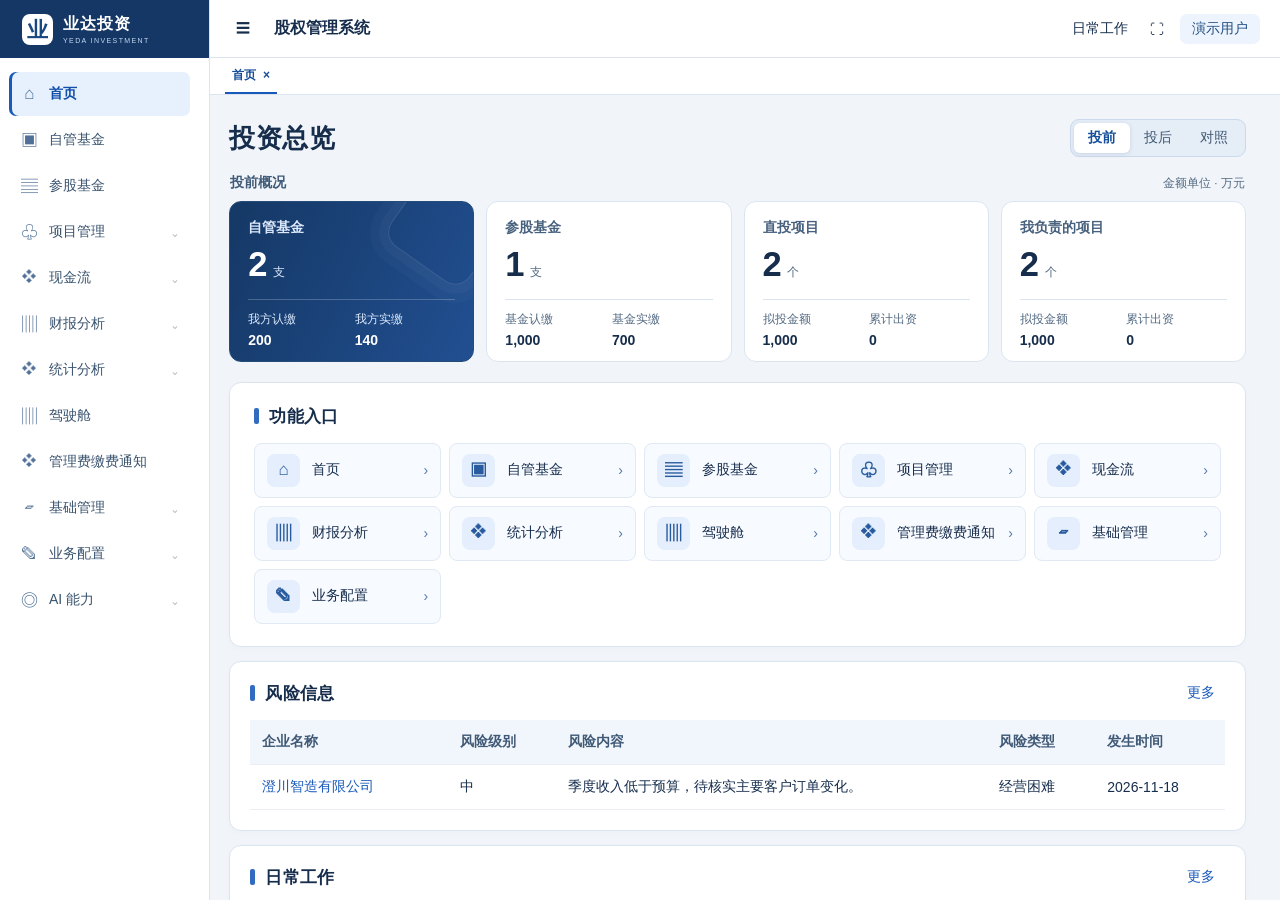
<file: index.html>
<!doctype html>
<html lang="zh-CN"><head><meta charset="utf-8"><meta name="viewport" content="width=device-width,initial-scale=1"><title>首页 - 股权管理系统</title><link rel="stylesheet" href="screen.css?v=a991b0d53816"></head>
<body><aside><div class="brand"><b>业</b><strong>业达投资<small>YEDA INVESTMENT</small></strong></div><nav id="menu" aria-label="业务导航"></nav></aside><main><header><button data-a="collapse" aria-label="展开或折叠导航">☰</button><span class="product">股权管理系统</span><div class="spacer"></div><button data-a="work" aria-label="日常工作">日常工作</button><button data-a="full" aria-label="全屏" title="全屏">⛶</button><button id="identity" data-a="identity">演示用户</button></header><div id="tabs"></div><article id="view"></article></main><dialog id="modal"></dialog><div id="toast" role="status"></div><script src="catalog.js?v=59150f5b4ff4"></script><script src="screens.js?v=bc7518573325"></script><script src="archive.js?v=7e51c92733f0"></script><script src="document-tools.js?v=2f99f26e9098"></script><script src="research.js?v=d716a6a8b54a"></script><script src="financials.js?v=9b448a8eaade"></script><script src="ledgers.js?v=9e082c4df17c"></script><script src="portfolio.js?v=f6b6b562048c"></script><script src="compatibility.js?v=76f3129c384e"></script><script src="team.js?v=d5143cb03560"></script><script src="outputs.js?v=681ab9934c54"></script><script src="statement-analysis.js?v=69e124a4071d"></script><script src="investment-chat.js?v=6136ac885fc1"></script><script src="workspace.js?v=d8275265b3ef"></script></body></html>
</file>
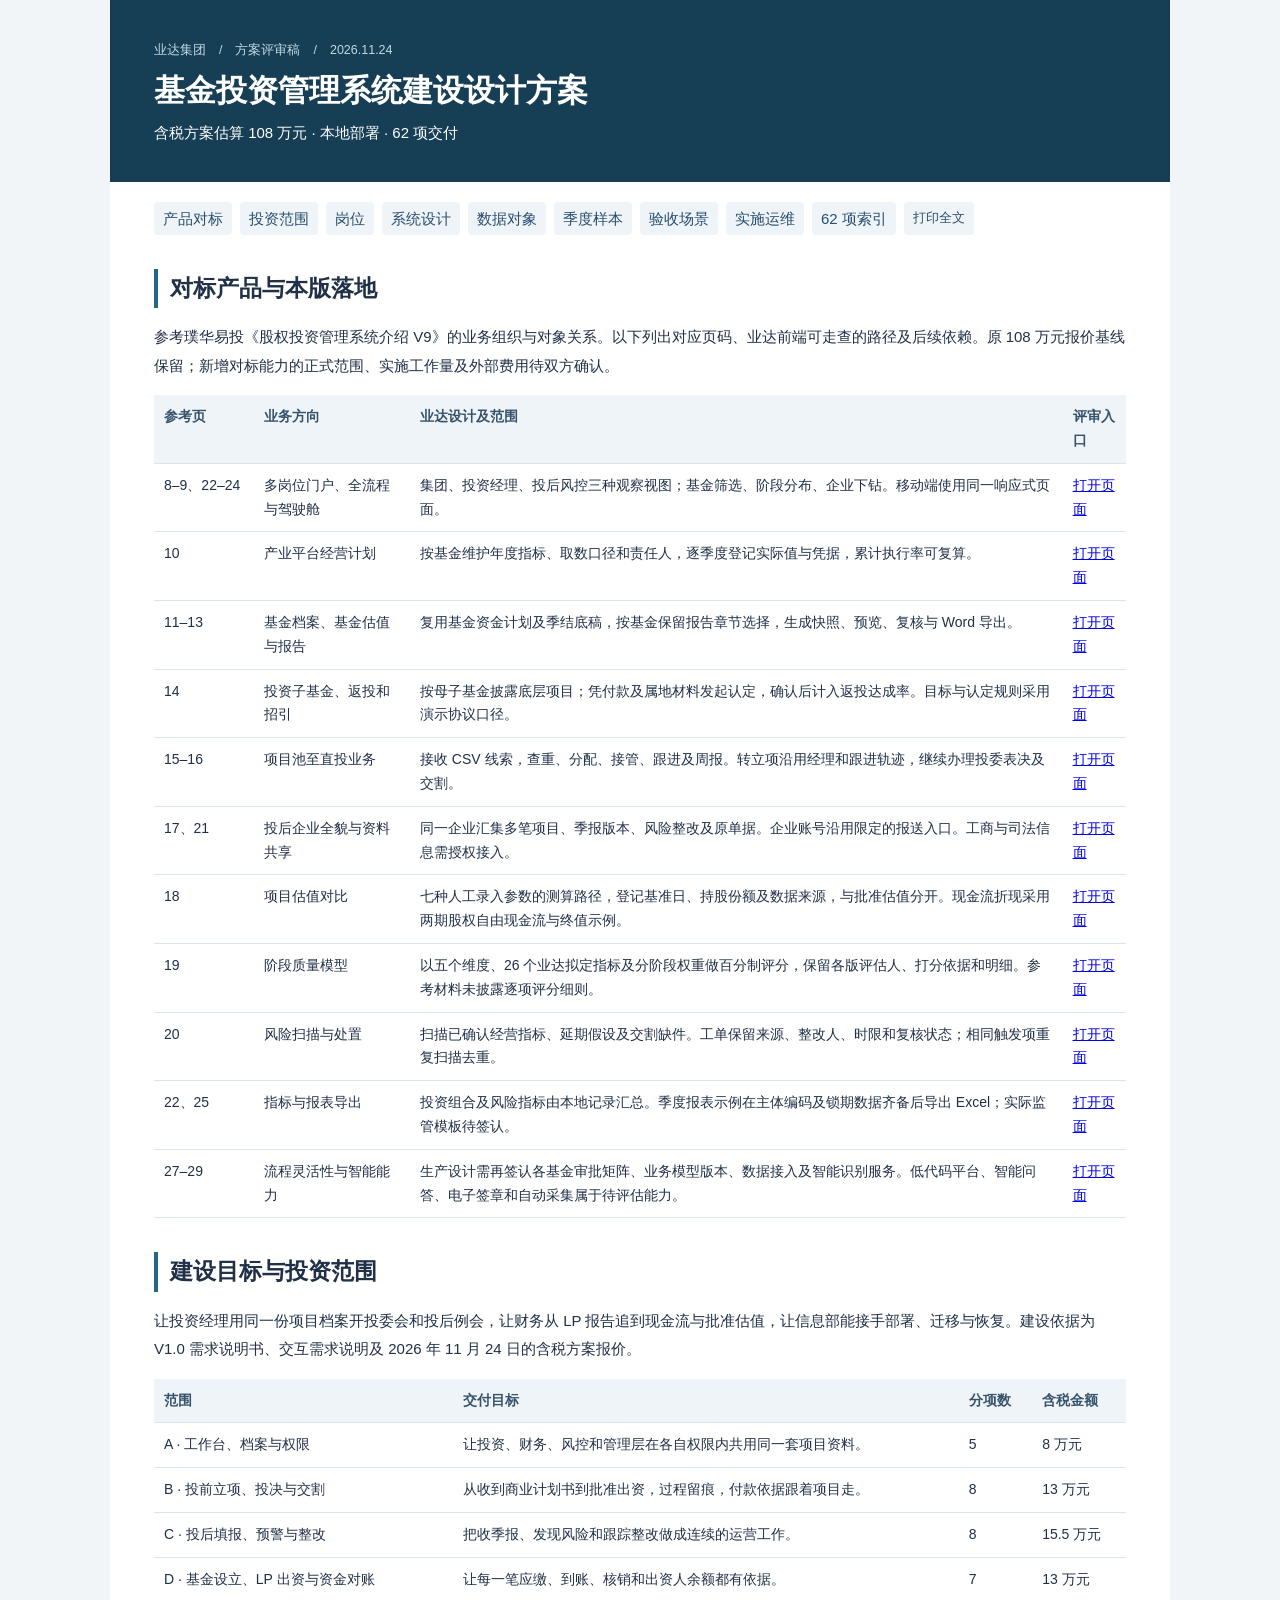
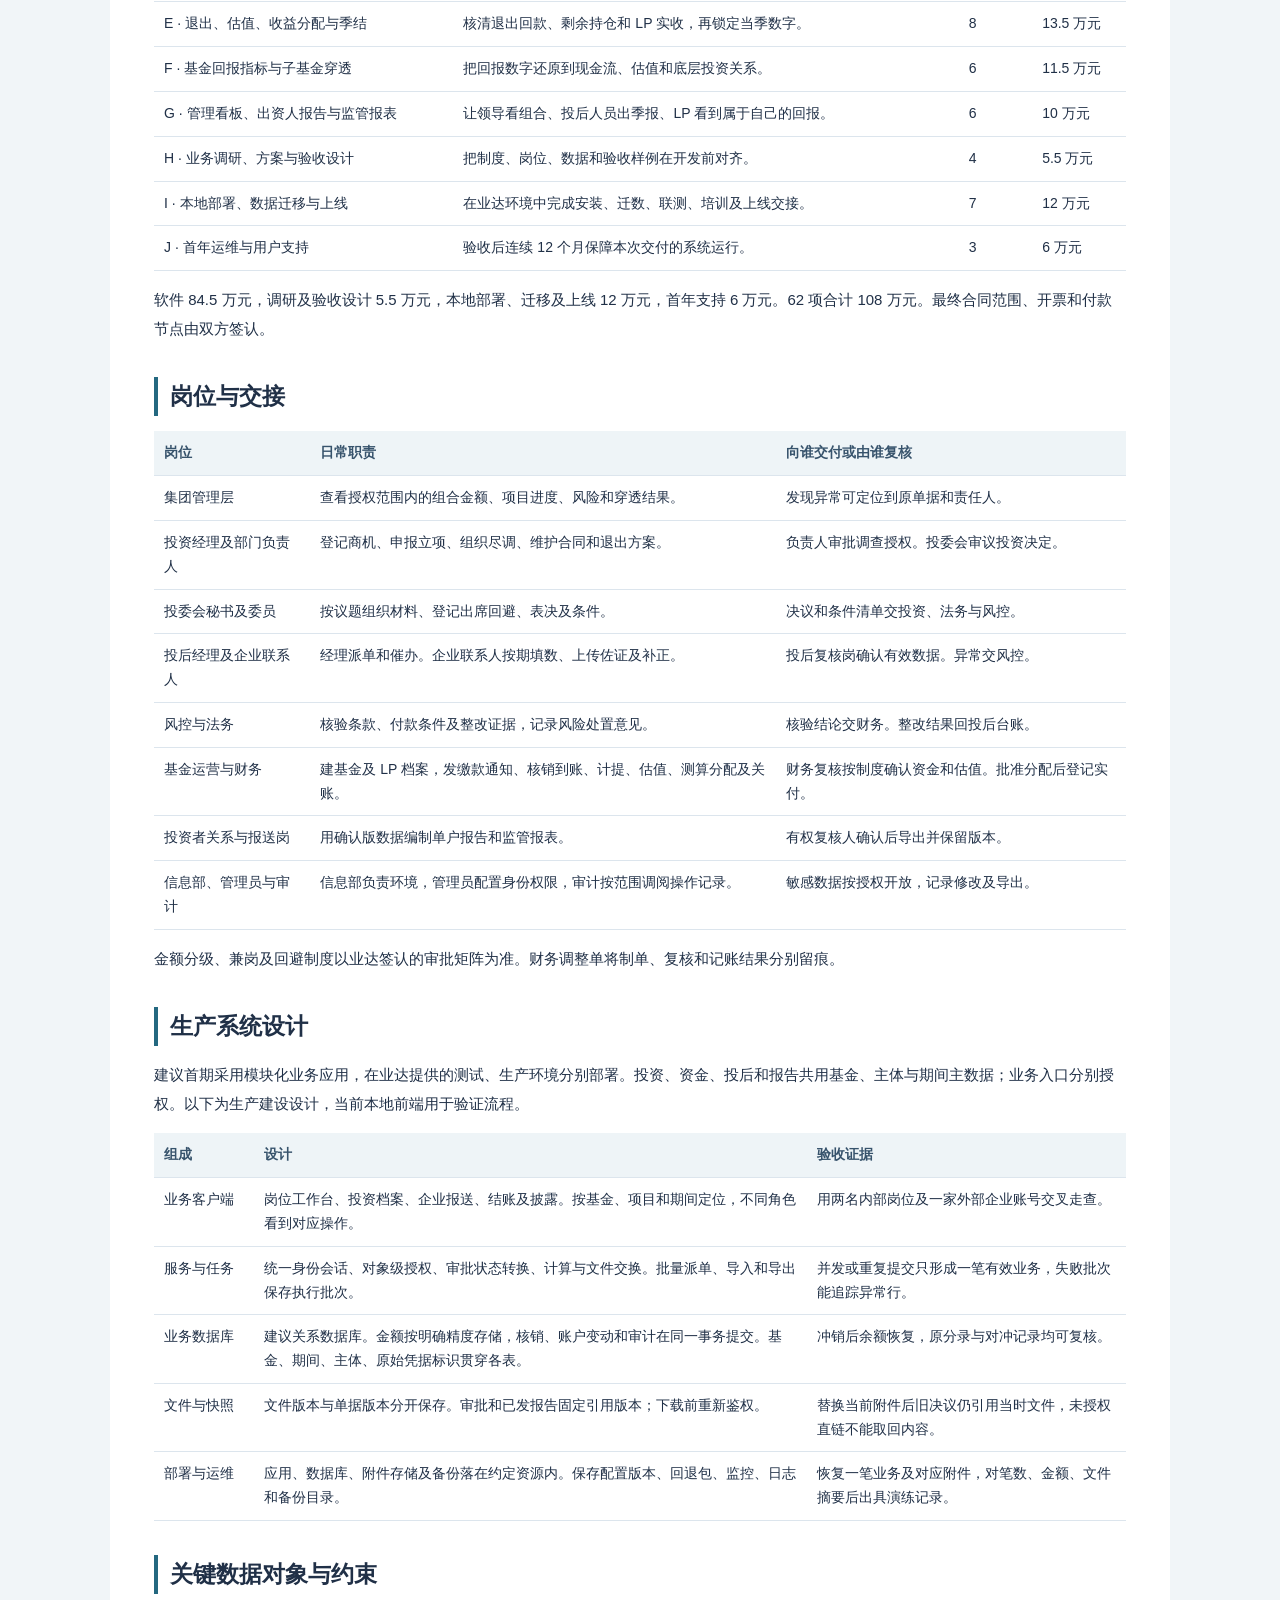
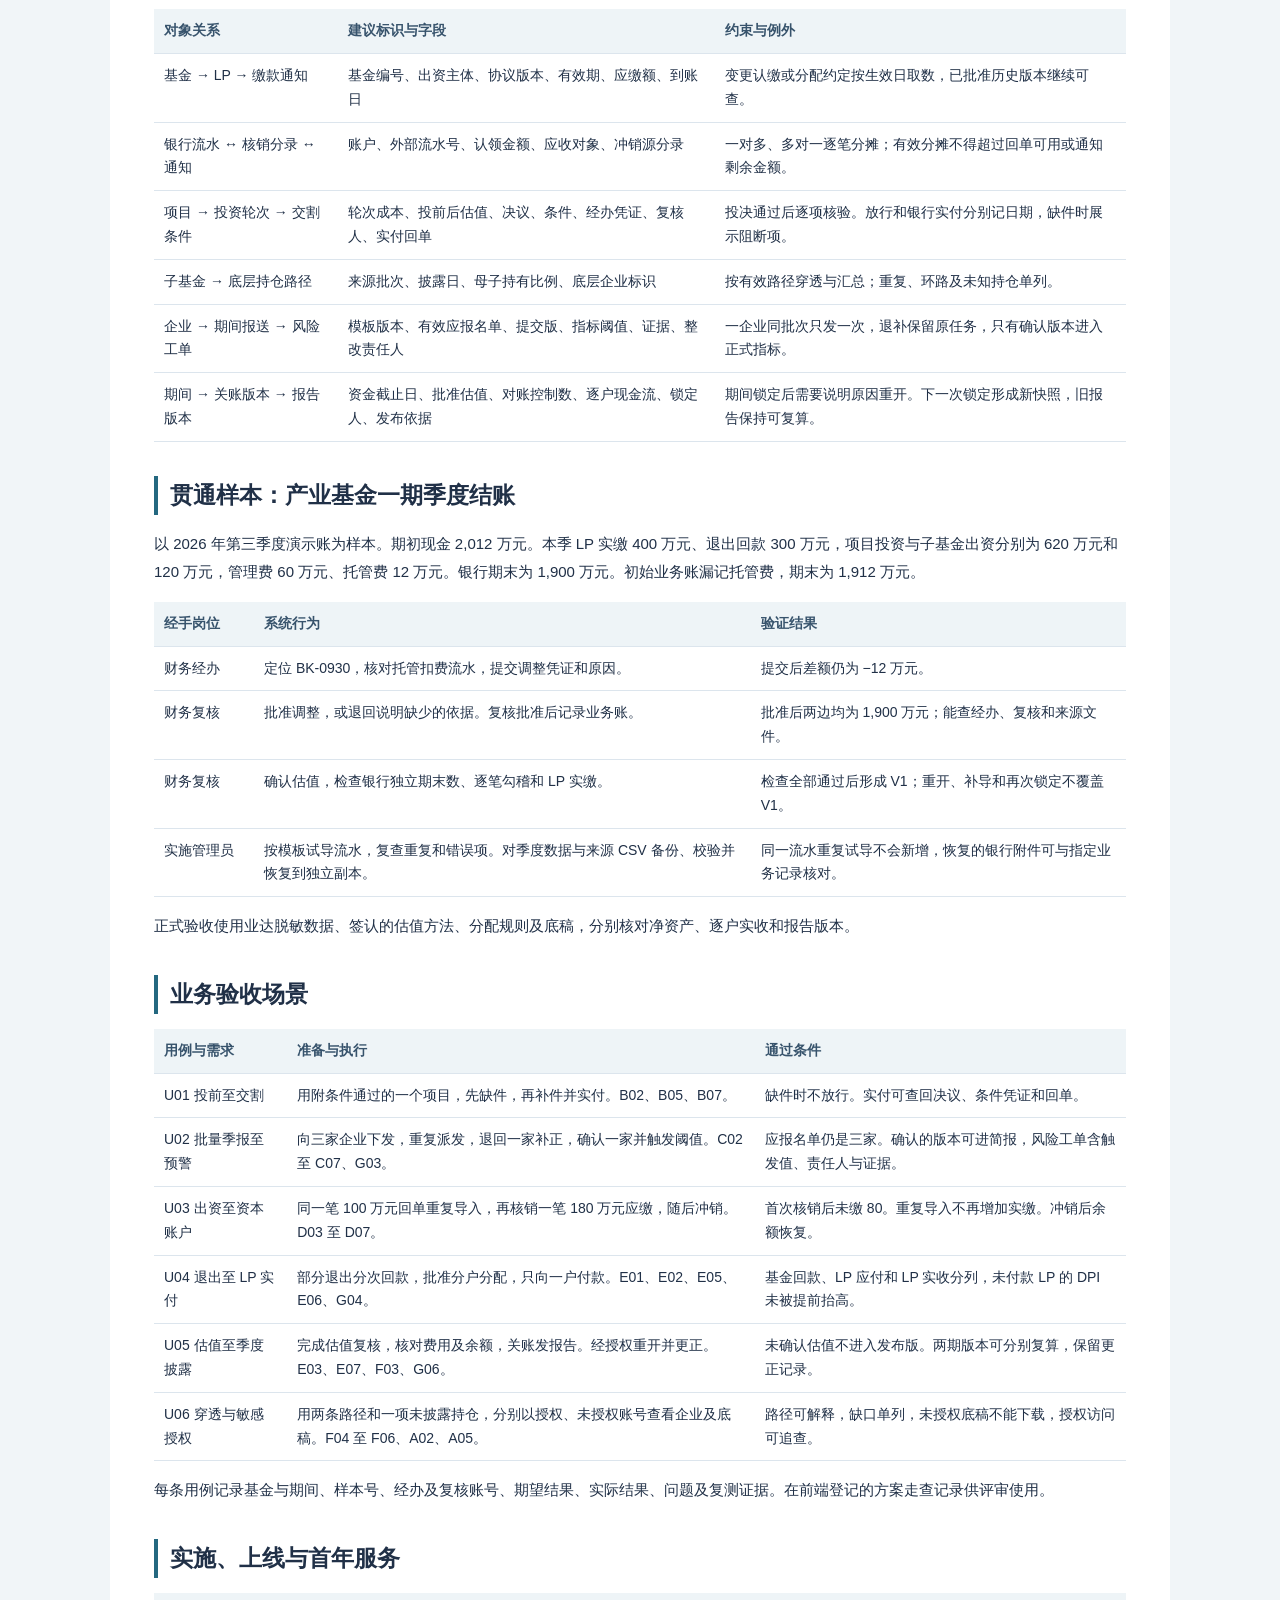
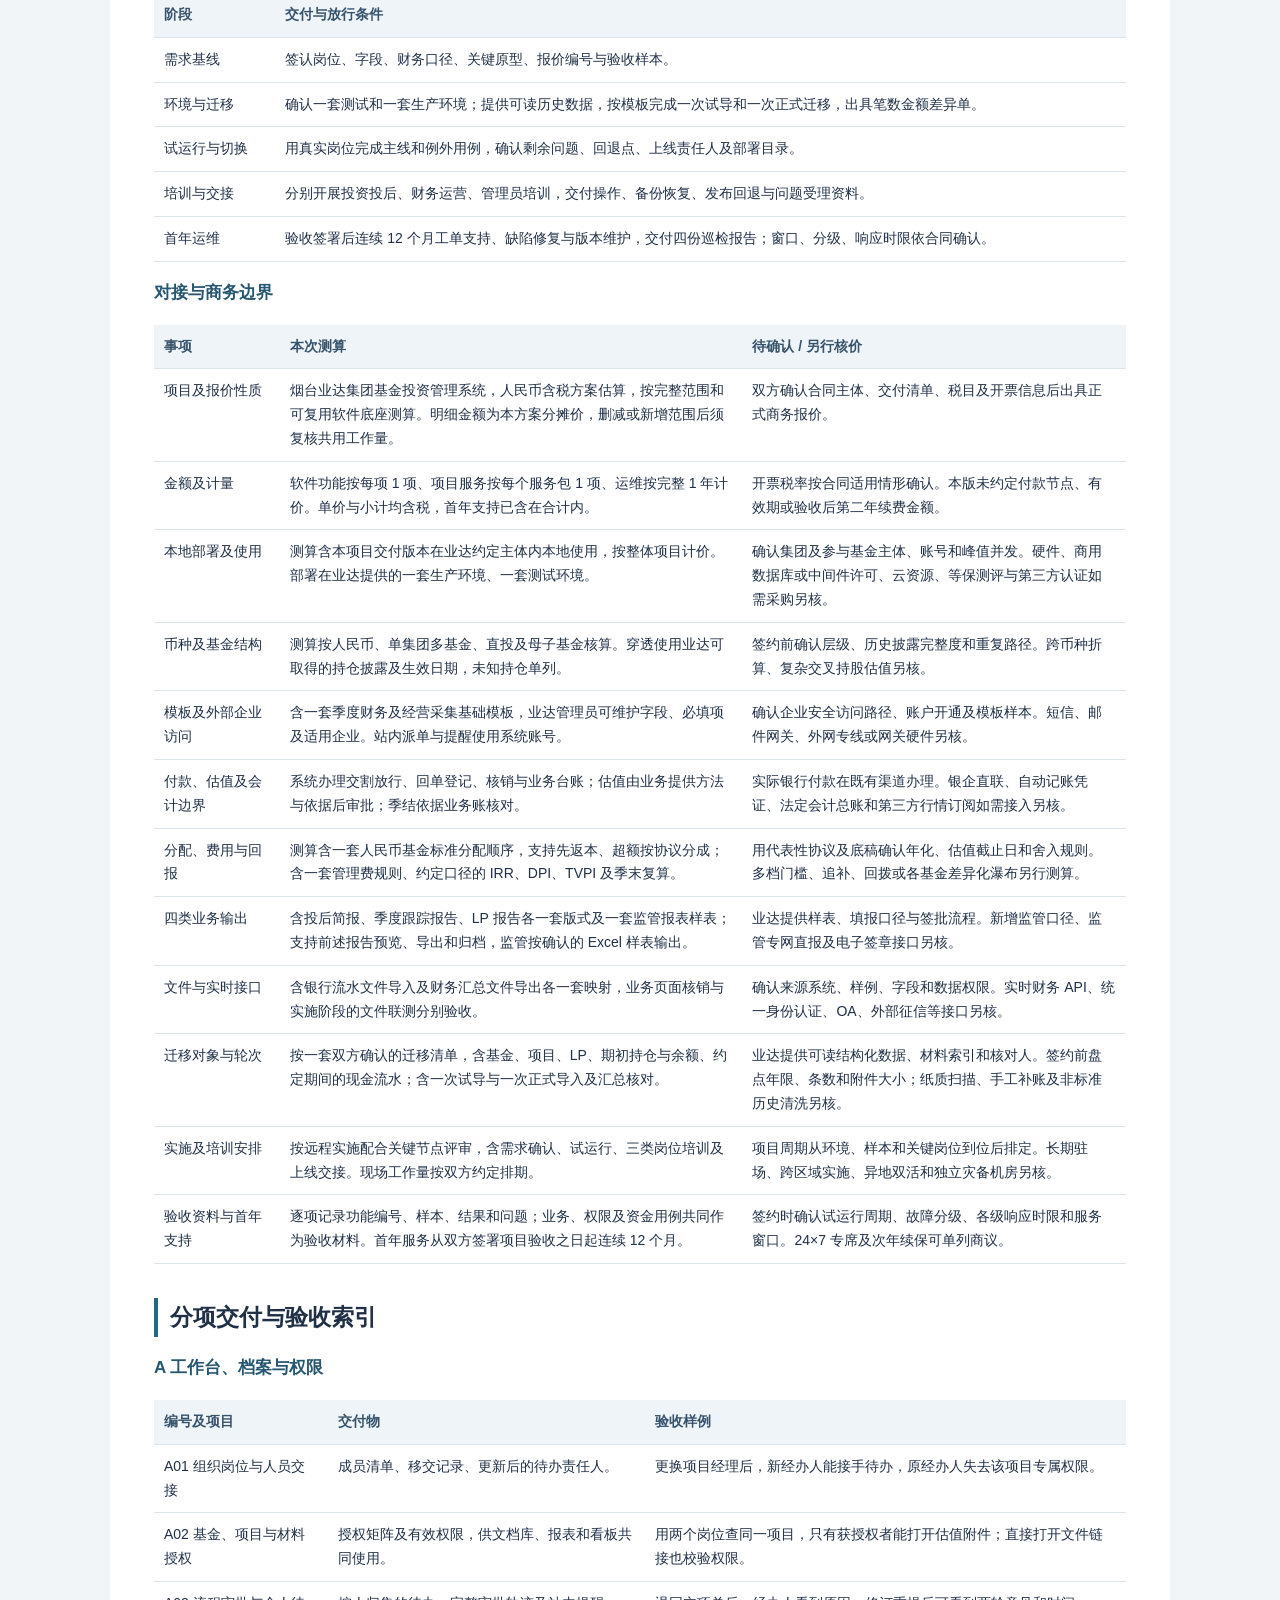
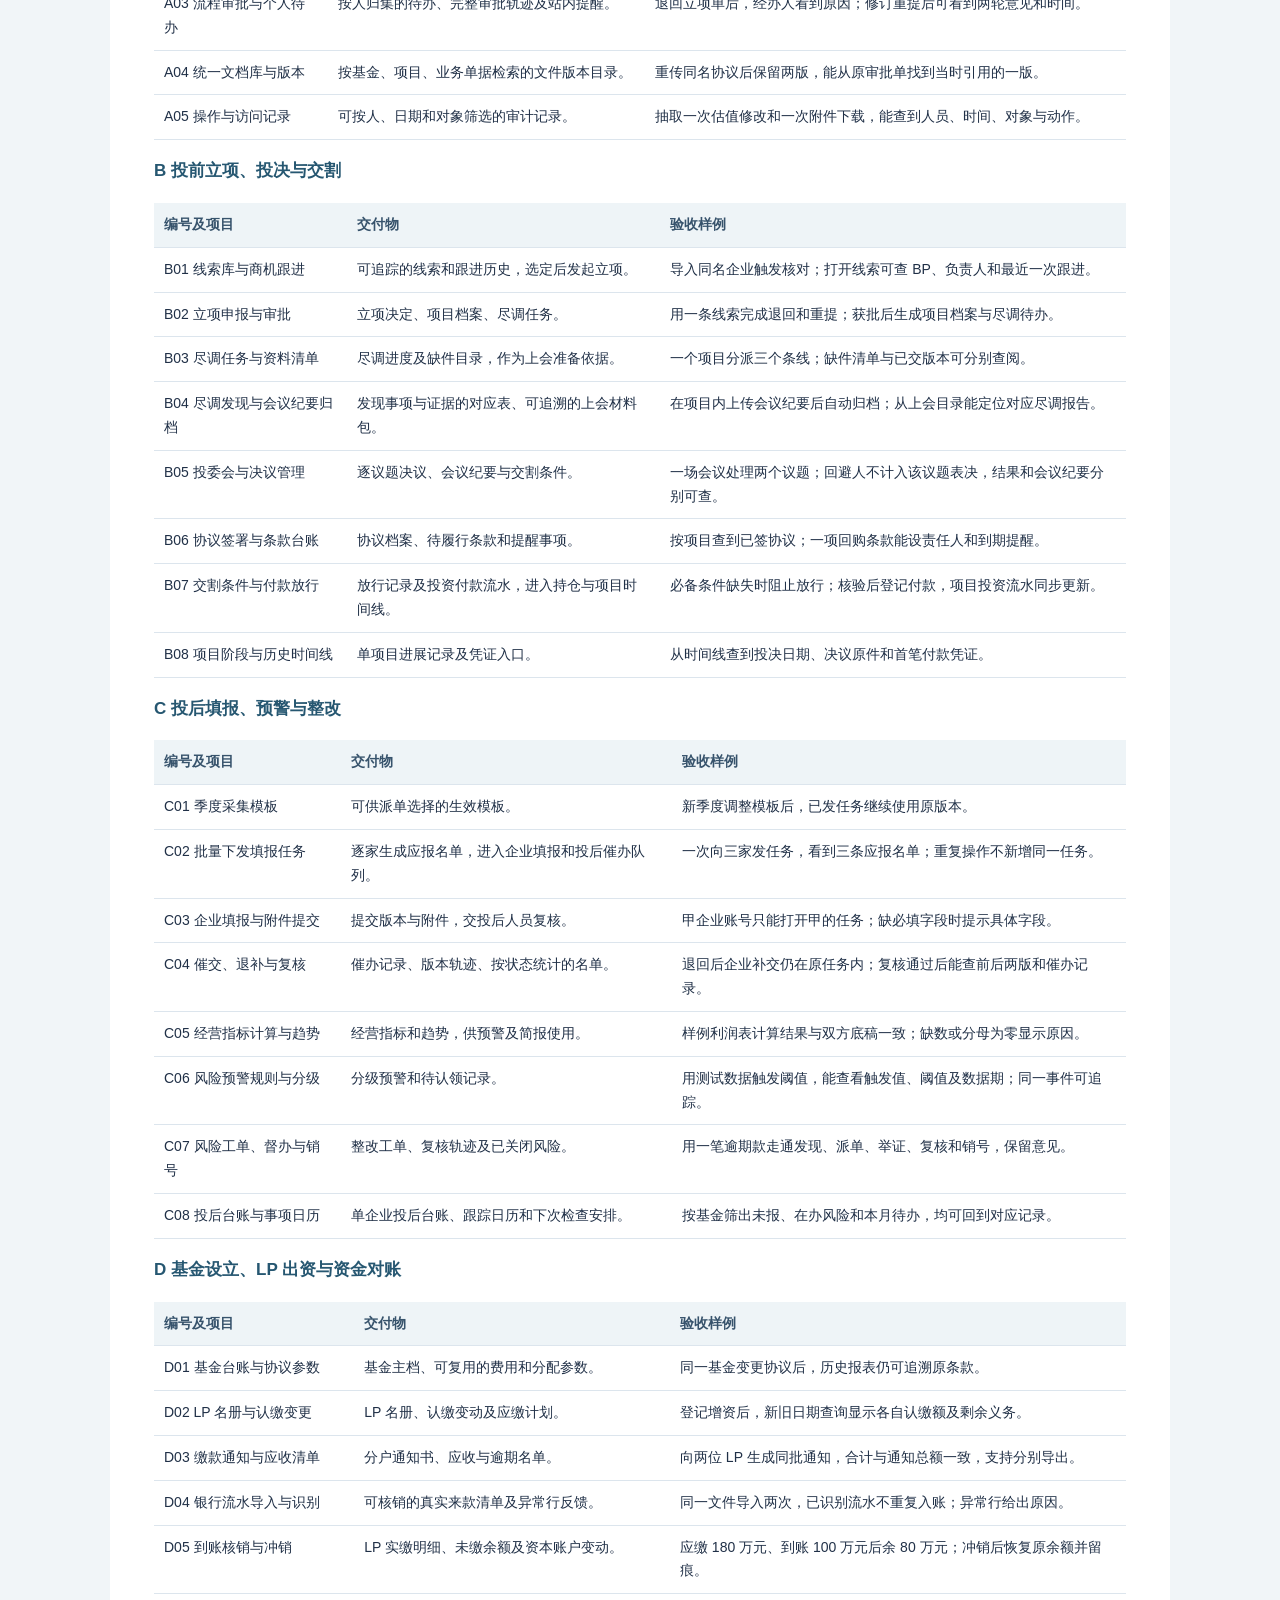
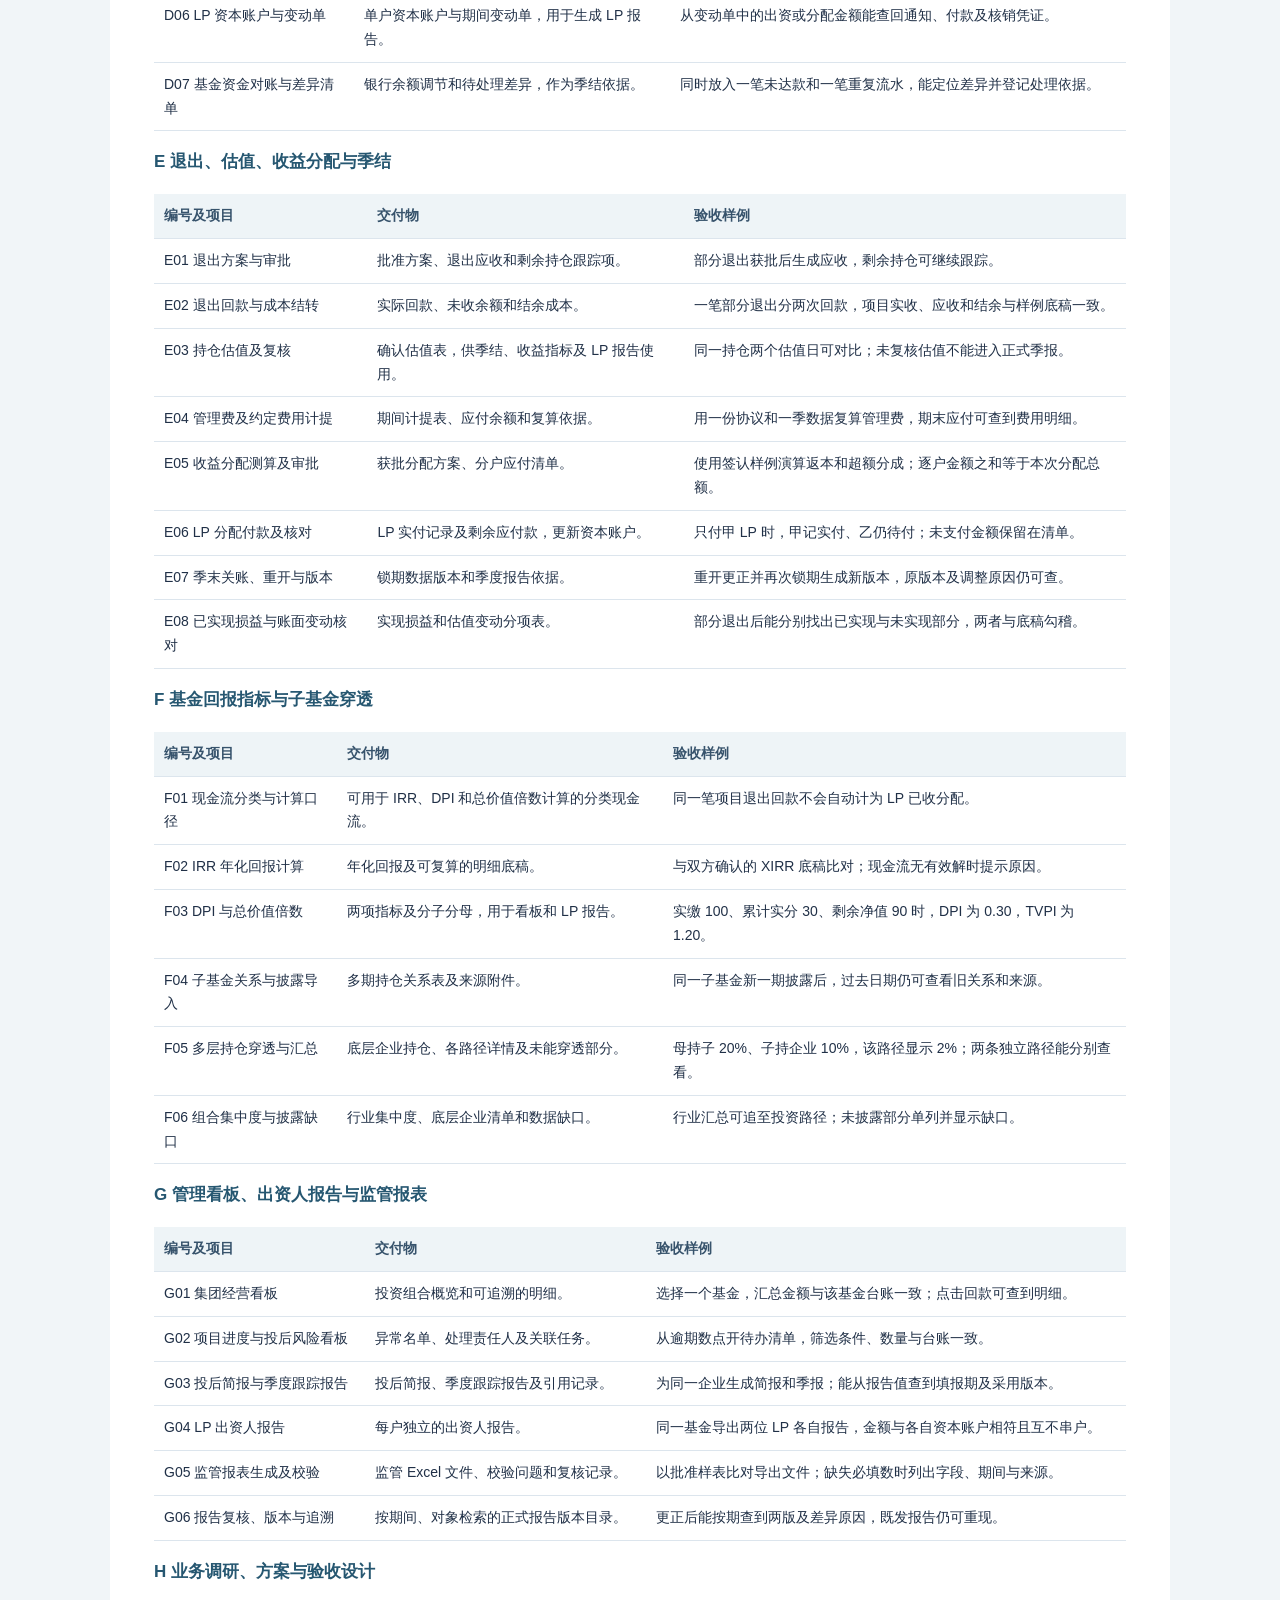
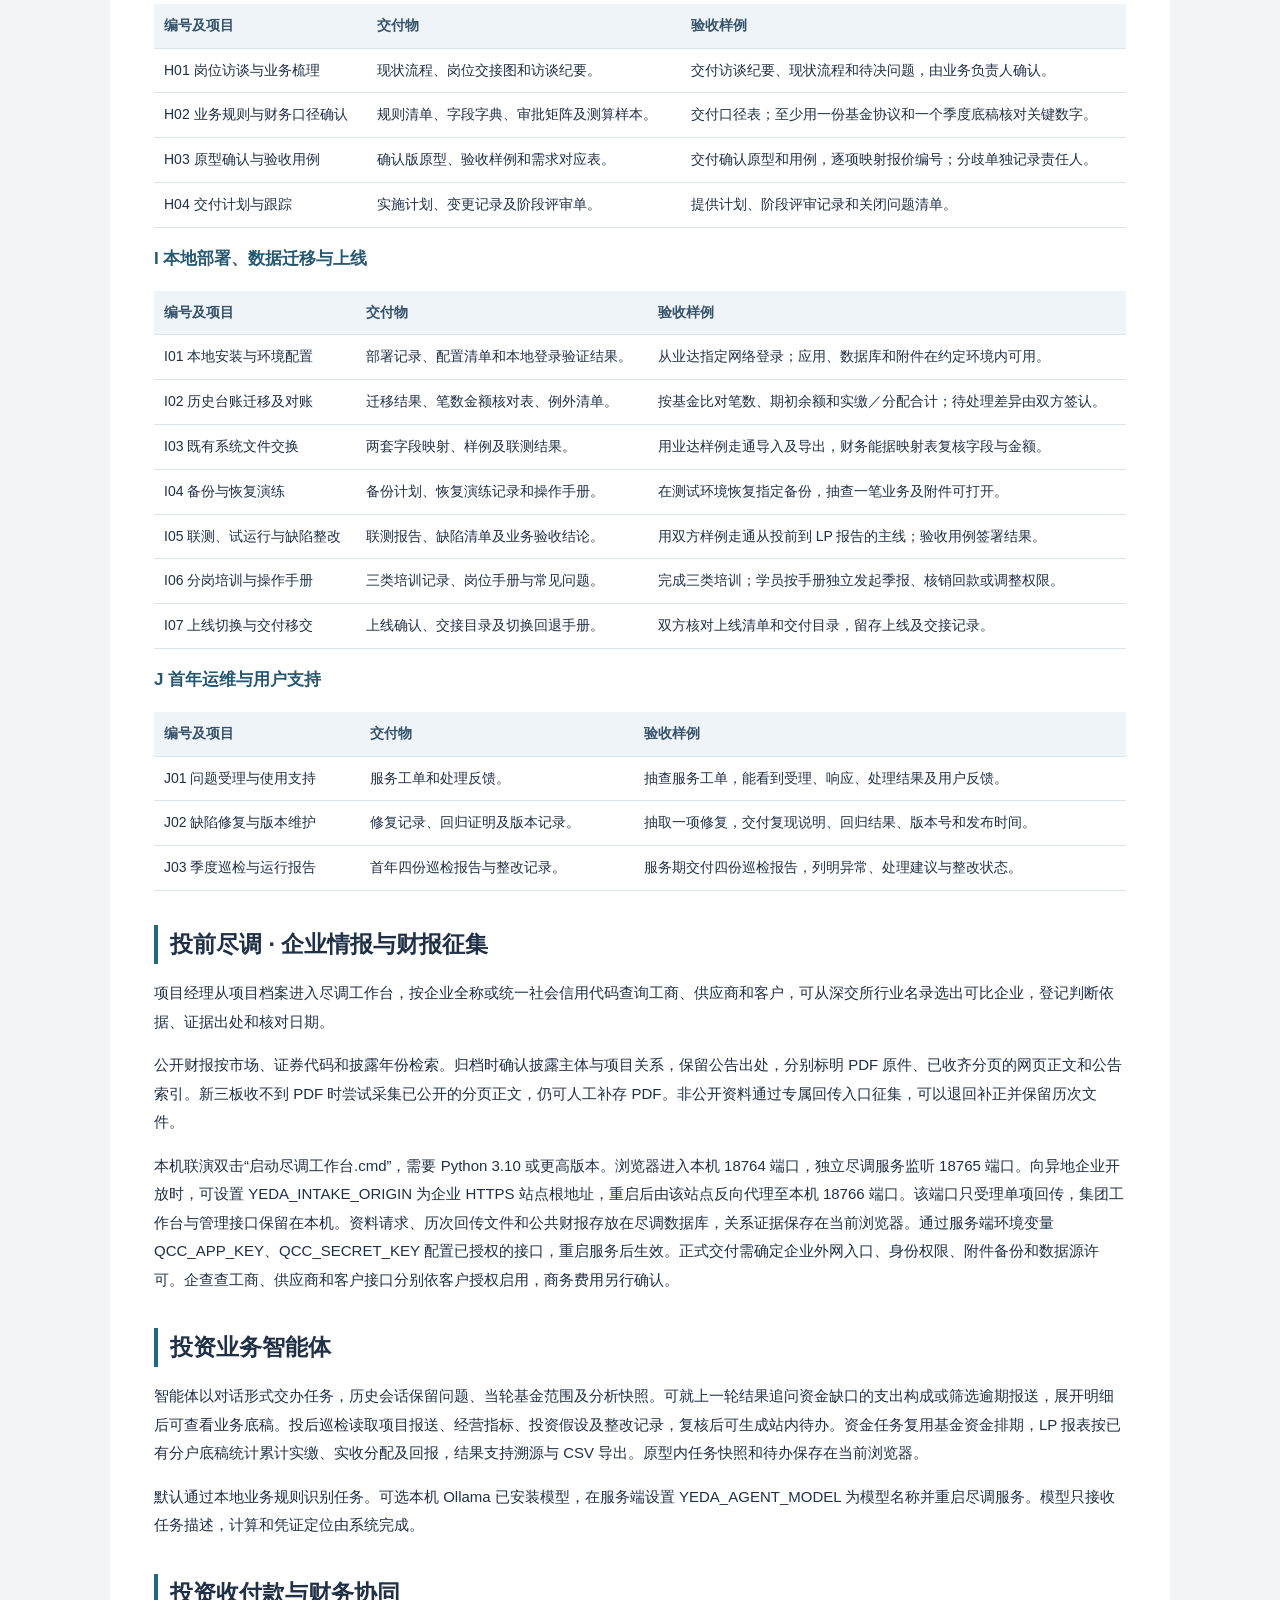
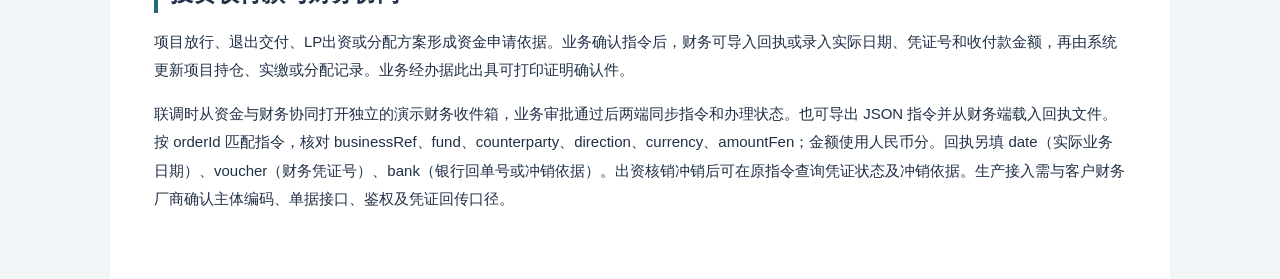
<file: 建设设计方案.html>
<!doctype html><html lang="zh-CN"><meta charset="utf-8"><meta name="viewport" content="width=device-width,initial-scale=1"><title>业达基金投资管理系统 · 建设设计方案</title><style>*{box-sizing:border-box}html{scroll-behavior:smooth}body{margin:0;background:#f1f5f8;color:#203047;font:15px/1.7 'Microsoft YaHei UI',sans-serif}header,main{max-width:1060px;margin:auto}header{background:#163e55;color:white;padding:36px 44px}header h1{font-size:31px;margin:3px 0}header small{color:#c2dae2}main{background:white;padding:20px 44px 50px}nav{display:flex;gap:8px;flex-wrap:wrap}nav a,button{color:#284e70;padding:4px 9px;border-radius:4px;background:#eef4f8;text-decoration:none;border:0;cursor:pointer}h2{border-left:4px solid #246880;padding-left:12px;margin:34px 0 15px;font-size:23px}h3{font-size:17px;color:#265771}table{border-collapse:collapse;width:100%;font-size:14px}td,th{border-bottom:1px solid #dce5ed;padding:10px;text-align:left;vertical-align:top}th{background:#eef4f7;color:#37536c}td:first-child{min-width:100px}p{line-height:1.9}@media print{body,main{background:white;margin:0;padding:0}nav,button{display:none}header{padding:10px;background:white;color:black}header small{color:#444}h2,h3{break-after:avoid}tr{break-inside:avoid}thead{display:table-header-group}@page{size:A4;margin:16mm}}@media(max-width:650px){header,main{padding:16px}td,th{padding:5px;font-size:13px}td:first-child{min-width:60px}}</style><header><small>业达集团　/　方案评审稿　/　2026.11.24</small><h1>基金投资管理系统建设设计方案</h1>含税方案估算 108 万元 · 本地部署 · 62 项交付</header><main><nav><a href="#benchmark">产品对标</a><a href="#scope">投资范围</a><a href="#people">岗位</a><a href="#structure">系统设计</a><a href="#model">数据对象</a><a href="#case">季度样本</a><a href="#uat">验收场景</a><a href="#delivery">实施运维</a><a href="#matrix">62 项索引</a><button onclick="window.print()">打印全文</button></nav><section id="benchmark"><h2>对标产品与本版落地</h2><p>参考璞华易投《股权投资管理系统介绍 V9》的业务组织与对象关系。以下列出对应页码、业达前端可走查的路径及后续依赖。原 108 万元报价基线保留；新增对标能力的正式范围、实施工作量及外部费用待双方确认。</p><table><thead><tr><th>参考页</th><th>业务方向</th><th>业达设计及范围</th><th>评审入口</th></tr></thead><tbody><tr><td>8–9、22–24</td><td>多岗位门户、全流程与驾驶舱</td><td>集团、投资经理、投后风控三种观察视图；基金筛选、阶段分布、企业下钻。移动端使用同一响应式页面。</td><td><a href="index.html#overview">打开页面</a></td></tr><tr><td>10</td><td>产业平台经营计划</td><td>按基金维护年度指标、取数口径和责任人，逐季度登记实际值与凭据，累计执行率可复算。</td><td><a href="index.html#platform">打开页面</a></td></tr><tr><td>11–13</td><td>基金档案、基金估值与报告</td><td>复用基金资金计划及季结底稿，按基金保留报告章节选择，生成快照、预览、复核与 Word 导出。</td><td><a href="index.html#D/fund-0">打开页面</a></td></tr><tr><td>14</td><td>投资子基金、返投和招引</td><td>按母子基金披露底层项目；凭付款及属地材料发起认定，确认后计入返投达成率。目标与认定规则采用演示协议口径。</td><td><a href="index.html#subs">打开页面</a></td></tr><tr><td>15–16</td><td>项目池至直投业务</td><td>接收 CSV 线索，查重、分配、接管、跟进及周报。转立项沿用经理和跟进轨迹，继续办理投委表决及交割。</td><td><a href="index.html#pool">打开页面</a></td></tr><tr><td>17、21</td><td>投后企业全貌与资料共享</td><td>同一企业汇集多笔项目、季报版本、风险整改及原单据。企业账号沿用限定的报送入口。工商与司法信息需授权接入。</td><td><a href="index.html#directory">打开页面</a></td></tr><tr><td>18</td><td>项目估值对比</td><td>七种人工录入参数的测算路径，登记基准日、持股份额及数据来源，与批准估值分开。现金流折现采用两期股权自由现金流与终值示例。</td><td><a href="index.html#B/XM-2601/marks">打开页面</a></td></tr><tr><td>19</td><td>阶段质量模型</td><td>以五个维度、26 个业达拟定指标及分阶段权重做百分制评分，保留各版评估人、打分依据和明细。参考材料未披露逐项评分细则。</td><td><a href="index.html#B/XM-2601/score">打开页面</a></td></tr><tr><td>20</td><td>风险扫描与处置</td><td>扫描已确认经营指标、延期假设及交割缺件。工单保留来源、整改人、时限和复核状态；相同触发项重复扫描去重。</td><td><a href="index.html#riskcenter">打开页面</a></td></tr><tr><td>22、25</td><td>指标与报表导出</td><td>投资组合及风险指标由本地记录汇总。季度报表示例在主体编码及锁期数据齐备后导出 Excel；实际监管模板待签认。</td><td><a href="index.html#G/G05">打开页面</a></td></tr><tr><td>27–29</td><td>流程灵活性与智能能力</td><td>生产设计需再签认各基金审批矩阵、业务模型版本、数据接入及智能识别服务。低代码平台、智能问答、电子签章和自动采集属于待评估能力。</td><td><a href="index.html#delivery/blueprint">打开页面</a></td></tr></tbody></table></section><section id="scope"><h2>建设目标与投资范围</h2><p>让投资经理用同一份项目档案开投委会和投后例会，让财务从 LP 报告追到现金流与批准估值，让信息部能接手部署、迁移与恢复。建设依据为 V1.0 需求说明书、交互需求说明及 2026 年 11 月 24 日的含税方案报价。</p><table><thead><tr><th>范围</th><th>交付目标</th><th>分项数</th><th>含税金额</th></tr></thead><tbody><tr><td>A · 工作台、档案与权限</td><td>让投资、财务、风控和管理层在各自权限内共用同一套项目资料。</td><td>5</td><td>8 万元</td></tr><tr><td>B · 投前立项、投决与交割</td><td>从收到商业计划书到批准出资，过程留痕，付款依据跟着项目走。</td><td>8</td><td>13 万元</td></tr><tr><td>C · 投后填报、预警与整改</td><td>把收季报、发现风险和跟踪整改做成连续的运营工作。</td><td>8</td><td>15.5 万元</td></tr><tr><td>D · 基金设立、LP 出资与资金对账</td><td>让每一笔应缴、到账、核销和出资人余额都有依据。</td><td>7</td><td>13 万元</td></tr><tr><td>E · 退出、估值、收益分配与季结</td><td>核清退出回款、剩余持仓和 LP 实收，再锁定当季数字。</td><td>8</td><td>13.5 万元</td></tr><tr><td>F · 基金回报指标与子基金穿透</td><td>把回报数字还原到现金流、估值和底层投资关系。</td><td>6</td><td>11.5 万元</td></tr><tr><td>G · 管理看板、出资人报告与监管报表</td><td>让领导看组合、投后人员出季报、LP 看到属于自己的回报。</td><td>6</td><td>10 万元</td></tr><tr><td>H · 业务调研、方案与验收设计</td><td>把制度、岗位、数据和验收样例在开发前对齐。</td><td>4</td><td>5.5 万元</td></tr><tr><td>I · 本地部署、数据迁移与上线</td><td>在业达环境中完成安装、迁数、联测、培训及上线交接。</td><td>7</td><td>12 万元</td></tr><tr><td>J · 首年运维与用户支持</td><td>验收后连续 12 个月保障本次交付的系统运行。</td><td>3</td><td>6 万元</td></tr></tbody></table><p>软件 84.5 万元，调研及验收设计 5.5 万元，本地部署、迁移及上线 12 万元，首年支持 6 万元。62 项合计 108 万元。最终合同范围、开票和付款节点由双方签认。</p></section><section id="people"><h2>岗位与交接</h2><table><thead><tr><th>岗位</th><th>日常职责</th><th>向谁交付或由谁复核</th></tr></thead><tbody><tr><td>集团管理层</td><td>查看授权范围内的组合金额、项目进度、风险和穿透结果。</td><td>发现异常可定位到原单据和责任人。</td></tr><tr><td>投资经理及部门负责人</td><td>登记商机、申报立项、组织尽调、维护合同和退出方案。</td><td>负责人审批调查授权。投委会审议投资决定。</td></tr><tr><td>投委会秘书及委员</td><td>按议题组织材料、登记出席回避、表决及条件。</td><td>决议和条件清单交投资、法务与风控。</td></tr><tr><td>投后经理及企业联系人</td><td>经理派单和催办。企业联系人按期填数、上传佐证及补正。</td><td>投后复核岗确认有效数据。异常交风控。</td></tr><tr><td>风控与法务</td><td>核验条款、付款条件及整改证据，记录风险处置意见。</td><td>核验结论交财务。整改结果回投后台账。</td></tr><tr><td>基金运营与财务</td><td>建基金及 LP 档案，发缴款通知、核销到账、计提、估值、测算分配及关账。</td><td>财务复核按制度确认资金和估值。批准分配后登记实付。</td></tr><tr><td>投资者关系与报送岗</td><td>用确认版数据编制单户报告和监管报表。</td><td>有权复核人确认后导出并保留版本。</td></tr><tr><td>信息部、管理员与审计</td><td>信息部负责环境，管理员配置身份权限，审计按范围调阅操作记录。</td><td>敏感数据按授权开放，记录修改及导出。</td></tr></tbody></table><p>金额分级、兼岗及回避制度以业达签认的审批矩阵为准。财务调整单将制单、复核和记账结果分别留痕。</p></section><section id="structure"><h2>生产系统设计</h2><p>建议首期采用模块化业务应用，在业达提供的测试、生产环境分别部署。投资、资金、投后和报告共用基金、主体与期间主数据；业务入口分别授权。以下为生产建设设计，当前本地前端用于验证流程。</p><table><thead><tr><th>组成</th><th>设计</th><th>验收证据</th></tr></thead><tbody><tr><td>业务客户端</td><td>岗位工作台、投资档案、企业报送、结账及披露。按基金、项目和期间定位，不同角色看到对应操作。</td><td>用两名内部岗位及一家外部企业账号交叉走查。</td></tr><tr><td>服务与任务</td><td>统一身份会话、对象级授权、审批状态转换、计算与文件交换。批量派单、导入和导出保存执行批次。</td><td>并发或重复提交只形成一笔有效业务，失败批次能追踪异常行。</td></tr><tr><td>业务数据库</td><td>建议关系数据库。金额按明确精度存储，核销、账户变动和审计在同一事务提交。基金、期间、主体、原始凭据标识贯穿各表。</td><td>冲销后余额恢复，原分录与对冲记录均可复核。</td></tr><tr><td>文件与快照</td><td>文件版本与单据版本分开保存。审批和已发报告固定引用版本；下载前重新鉴权。</td><td>替换当前附件后旧决议仍引用当时文件，未授权直链不能取回内容。</td></tr><tr><td>部署与运维</td><td>应用、数据库、附件存储及备份落在约定资源内。保存配置版本、回退包、监控、日志和备份目录。</td><td>恢复一笔业务及对应附件，对笔数、金额、文件摘要后出具演练记录。</td></tr></tbody></table></section><section id="model"><h2>关键数据对象与约束</h2><table><thead><tr><th>对象关系</th><th>建议标识与字段</th><th>约束与例外</th></tr></thead><tbody><tr><td>基金 → LP → 缴款通知</td><td>基金编号、出资主体、协议版本、有效期、应缴额、到账日</td><td>变更认缴或分配约定按生效日取数，已批准历史版本继续可查。</td></tr><tr><td>银行流水 ↔ 核销分录 ↔ 通知</td><td>账户、外部流水号、认领金额、应收对象、冲销源分录</td><td>一对多、多对一逐笔分摊；有效分摊不得超过回单可用或通知剩余金额。</td></tr><tr><td>项目 → 投资轮次 → 交割条件</td><td>轮次成本、投前后估值、决议、条件、经办凭证、复核人、实付回单</td><td>投决通过后逐项核验。放行和银行实付分别记日期，缺件时展示阻断项。</td></tr><tr><td>子基金 → 底层持仓路径</td><td>来源批次、披露日、母子持有比例、底层企业标识</td><td>按有效路径穿透与汇总；重复、环路及未知持仓单列。</td></tr><tr><td>企业 → 期间报送 → 风险工单</td><td>模板版本、有效应报名单、提交版、指标阈值、证据、整改责任人</td><td>一企业同批次只发一次，退补保留原任务，只有确认版本进入正式指标。</td></tr><tr><td>期间 → 关账版本 → 报告版本</td><td>资金截止日、批准估值、对账控制数、逐户现金流、锁定人、发布依据</td><td>期间锁定后需要说明原因重开。下一次锁定形成新快照，旧报告保持可复算。</td></tr></tbody></table></section><section id="case"><h2>贯通样本：产业基金一期季度结账</h2><p>以 2026 年第三季度演示账为样本。期初现金 2,012 万元。本季 LP 实缴 400 万元、退出回款 300 万元，项目投资与子基金出资分别为 620 万元和 120 万元，管理费 60 万元、托管费 12 万元。银行期末为 1,900 万元。初始业务账漏记托管费，期末为 1,912 万元。</p><table><thead><tr><th>经手岗位</th><th>系统行为</th><th>验证结果</th></tr></thead><tbody><tr><td>财务经办</td><td>定位 BK-0930，核对托管扣费流水，提交调整凭证和原因。</td><td>提交后差额仍为 −12 万元。</td></tr><tr><td>财务复核</td><td>批准调整，或退回说明缺少的依据。复核批准后记录业务账。</td><td>批准后两边均为 1,900 万元；能查经办、复核和来源文件。</td></tr><tr><td>财务复核</td><td>确认估值，检查银行独立期末数、逐笔勾稽和 LP 实缴。</td><td>检查全部通过后形成 V1；重开、补导和再次锁定不覆盖 V1。</td></tr><tr><td>实施管理员</td><td>按模板试导流水，复查重复和错误项。对季度数据与来源 CSV 备份、校验并恢复到独立副本。</td><td>同一流水重复试导不会新增，恢复的银行附件可与指定业务记录核对。</td></tr></tbody></table><p>正式验收使用业达脱敏数据、签认的估值方法、分配规则及底稿，分别核对净资产、逐户实收和报告版本。</p></section><section id="uat"><h2>业务验收场景</h2><table><thead><tr><th>用例与需求</th><th>准备与执行</th><th>通过条件</th></tr></thead><tbody><tr><td>U01  投前至交割</td><td>用附条件通过的一个项目，先缺件，再补件并实付。B02、B05、B07。</td><td>缺件时不放行。实付可查回决议、条件凭证和回单。</td></tr><tr><td>U02  批量季报至预警</td><td>向三家企业下发，重复派发，退回一家补正，确认一家并触发阈值。C02 至 C07、G03。</td><td>应报名单仍是三家。确认的版本可进简报，风险工单含触发值、责任人与证据。</td></tr><tr><td>U03  出资至资本账户</td><td>同一笔 100 万元回单重复导入，再核销一笔 180 万元应缴，随后冲销。D03 至 D07。</td><td>首次核销后未缴 80。重复导入不再增加实缴。冲销后余额恢复。</td></tr><tr><td>U04  退出至 LP 实付</td><td>部分退出分次回款，批准分户分配，只向一户付款。E01、E02、E05、E06、G04。</td><td>基金回款、LP 应付和 LP 实收分列，未付款 LP 的 DPI 未被提前抬高。</td></tr><tr><td>U05  估值至季度披露</td><td>完成估值复核，核对费用及余额，关账发报告。经授权重开并更正。E03、E07、F03、G06。</td><td>未确认估值不进入发布版。两期版本可分别复算，保留更正记录。</td></tr><tr><td>U06  穿透与敏感授权</td><td>用两条路径和一项未披露持仓，分别以授权、未授权账号查看企业及底稿。F04 至 F06、A02、A05。</td><td>路径可解释，缺口单列，未授权底稿不能下载，授权访问可追查。</td></tr></tbody></table><p>每条用例记录基金与期间、样本号、经办及复核账号、期望结果、实际结果、问题及复测证据。在前端登记的方案走查记录供评审使用。</p></section><section id="delivery"><h2>实施、上线与首年服务</h2><table><thead><tr><th>阶段</th><th>交付与放行条件</th></tr></thead><tbody><tr><td>需求基线</td><td>签认岗位、字段、财务口径、关键原型、报价编号与验收样本。</td></tr><tr><td>环境与迁移</td><td>确认一套测试和一套生产环境；提供可读历史数据，按模板完成一次试导和一次正式迁移，出具笔数金额差异单。</td></tr><tr><td>试运行与切换</td><td>用真实岗位完成主线和例外用例，确认剩余问题、回退点、上线责任人及部署目录。</td></tr><tr><td>培训与交接</td><td>分别开展投资投后、财务运营、管理员培训，交付操作、备份恢复、发布回退与问题受理资料。</td></tr><tr><td>首年运维</td><td>验收签署后连续 12 个月工单支持、缺陷修复与版本维护，交付四份巡检报告；窗口、分级、响应时限依合同确认。</td></tr></tbody></table><h3>对接与商务边界</h3><table><thead><tr><th>事项</th><th>本次测算</th><th>待确认 / 另行核价</th></tr></thead><tbody><tr><td>项目及报价性质</td><td>烟台业达集团基金投资管理系统，人民币含税方案估算，按完整范围和可复用软件底座测算。明细金额为本方案分摊价，删减或新增范围后须复核共用工作量。</td><td>双方确认合同主体、交付清单、税目及开票信息后出具正式商务报价。</td></tr><tr><td>金额及计量</td><td>软件功能按每项 1 项、项目服务按每个服务包 1 项、运维按完整 1 年计价。单价与小计均含税，首年支持已含在合计内。</td><td>开票税率按合同适用情形确认。本版未约定付款节点、有效期或验收后第二年续费金额。</td></tr><tr><td>本地部署及使用</td><td>测算含本项目交付版本在业达约定主体内本地使用，按整体项目计价。部署在业达提供的一套生产环境、一套测试环境。</td><td>确认集团及参与基金主体、账号和峰值并发。硬件、商用数据库或中间件许可、云资源、等保测评与第三方认证如需采购另核。</td></tr><tr><td>币种及基金结构</td><td>测算按人民币、单集团多基金、直投及母子基金核算。穿透使用业达可取得的持仓披露及生效日期，未知持仓单列。</td><td>签约前确认层级、历史披露完整度和重复路径。跨币种折算、复杂交叉持股估值另核。</td></tr><tr><td>模板及外部企业访问</td><td>含一套季度财务及经营采集基础模板，业达管理员可维护字段、必填项及适用企业。站内派单与提醒使用系统账号。</td><td>确认企业安全访问路径、账户开通及模板样本。短信、邮件网关、外网专线或网关硬件另核。</td></tr><tr><td>付款、估值及会计边界</td><td>系统办理交割放行、回单登记、核销与业务台账；估值由业务提供方法与依据后审批；季结依据业务账核对。</td><td>实际银行付款在既有渠道办理。银企直联、自动记账凭证、法定会计总账和第三方行情订阅如需接入另核。</td></tr><tr><td>分配、费用与回报</td><td>测算含一套人民币基金标准分配顺序，支持先返本、超额按协议分成；含一套管理费规则、约定口径的 IRR、DPI、TVPI 及季末复算。</td><td>用代表性协议及底稿确认年化、估值截止日和舍入规则。多档门槛、追补、回拨或各基金差异化瀑布另行测算。</td></tr><tr><td>四类业务输出</td><td>含投后简报、季度跟踪报告、LP 报告各一套版式及一套监管报表样表；支持前述报告预览、导出和归档，监管按确认的 Excel 样表输出。</td><td>业达提供样表、填报口径与签批流程。新增监管口径、监管专网直报及电子签章接口另核。</td></tr><tr><td>文件与实时接口</td><td>含银行流水文件导入及财务汇总文件导出各一套映射，业务页面核销与实施阶段的文件联测分别验收。</td><td>确认来源系统、样例、字段和数据权限。实时财务 API、统一身份认证、OA、外部征信等接口另核。</td></tr><tr><td>迁移对象与轮次</td><td>按一套双方确认的迁移清单，含基金、项目、LP、期初持仓与余额、约定期间的现金流水；含一次试导与一次正式导入及汇总核对。</td><td>业达提供可读结构化数据、材料索引和核对人。签约前盘点年限、条数和附件大小；纸质扫描、手工补账及非标准历史清洗另核。</td></tr><tr><td>实施及培训安排</td><td>按远程实施配合关键节点评审，含需求确认、试运行、三类岗位培训及上线交接。现场工作量按双方约定排期。</td><td>项目周期从环境、样本和关键岗位到位后排定。长期驻场、跨区域实施、异地双活和独立灾备机房另核。</td></tr><tr><td>验收资料与首年支持</td><td>逐项记录功能编号、样本、结果和问题；业务、权限及资金用例共同作为验收材料。首年服务从双方签署项目验收之日起连续 12 个月。</td><td>签约时确认试运行周期、故障分级、各级响应时限和服务窗口。24×7 专席及次年续保可单列商议。</td></tr></tbody></table></section><section id="matrix"><h2>分项交付与验收索引</h2><h3>A  工作台、档案与权限</h3><table><thead><tr><th>编号及项目</th><th>交付物</th><th>验收样例</th></tr></thead><tbody><tr><td>A01 组织岗位与人员交接</td><td>成员清单、移交记录、更新后的待办责任人。</td><td>更换项目经理后，新经办人能接手待办，原经办人失去该项目专属权限。</td></tr><tr><td>A02 基金、项目与材料授权</td><td>授权矩阵及有效权限，供文档库、报表和看板共同使用。</td><td>用两个岗位查同一项目，只有获授权者能打开估值附件；直接打开文件链接也校验权限。</td></tr><tr><td>A03 流程审批与个人待办</td><td>按人归集的待办、完整审批轨迹及站内提醒。</td><td>退回立项单后，经办人看到原因；修订重提后可看到两轮意见和时间。</td></tr><tr><td>A04 统一文档库与版本</td><td>按基金、项目、业务单据检索的文件版本目录。</td><td>重传同名协议后保留两版，能从原审批单找到当时引用的一版。</td></tr><tr><td>A05 操作与访问记录</td><td>可按人、日期和对象筛选的审计记录。</td><td>抽取一次估值修改和一次附件下载，能查到人员、时间、对象与动作。</td></tr></tbody></table><h3>B  投前立项、投决与交割</h3><table><thead><tr><th>编号及项目</th><th>交付物</th><th>验收样例</th></tr></thead><tbody><tr><td>B01 线索库与商机跟进</td><td>可追踪的线索和跟进历史，选定后发起立项。</td><td>导入同名企业触发核对；打开线索可查 BP、负责人和最近一次跟进。</td></tr><tr><td>B02 立项申报与审批</td><td>立项决定、项目档案、尽调任务。</td><td>用一条线索完成退回和重提；获批后生成项目档案与尽调待办。</td></tr><tr><td>B03 尽调任务与资料清单</td><td>尽调进度及缺件目录，作为上会准备依据。</td><td>一个项目分派三个条线；缺件清单与已交版本可分别查阅。</td></tr><tr><td>B04 尽调发现与会议纪要归档</td><td>发现事项与证据的对应表、可追溯的上会材料包。</td><td>在项目内上传会议纪要后自动归档；从上会目录能定位对应尽调报告。</td></tr><tr><td>B05 投委会与决议管理</td><td>逐议题决议、会议纪要与交割条件。</td><td>一场会议处理两个议题；回避人不计入该议题表决，结果和会议纪要分别可查。</td></tr><tr><td>B06 协议签署与条款台账</td><td>协议档案、待履行条款和提醒事项。</td><td>按项目查到已签协议；一项回购条款能设责任人和到期提醒。</td></tr><tr><td>B07 交割条件与付款放行</td><td>放行记录及投资付款流水，进入持仓与项目时间线。</td><td>必备条件缺失时阻止放行；核验后登记付款，项目投资流水同步更新。</td></tr><tr><td>B08 项目阶段与历史时间线</td><td>单项目进展记录及凭证入口。</td><td>从时间线查到投决日期、决议原件和首笔付款凭证。</td></tr></tbody></table><h3>C  投后填报、预警与整改</h3><table><thead><tr><th>编号及项目</th><th>交付物</th><th>验收样例</th></tr></thead><tbody><tr><td>C01 季度采集模板</td><td>可供派单选择的生效模板。</td><td>新季度调整模板后，已发任务继续使用原版本。</td></tr><tr><td>C02 批量下发填报任务</td><td>逐家生成应报名单，进入企业填报和投后催办队列。</td><td>一次向三家发任务，看到三条应报名单；重复操作不新增同一任务。</td></tr><tr><td>C03 企业填报与附件提交</td><td>提交版本与附件，交投后人员复核。</td><td>甲企业账号只能打开甲的任务；缺必填字段时提示具体字段。</td></tr><tr><td>C04 催交、退补与复核</td><td>催办记录、版本轨迹、按状态统计的名单。</td><td>退回后企业补交仍在原任务内；复核通过后能查前后两版和催办记录。</td></tr><tr><td>C05 经营指标计算与趋势</td><td>经营指标和趋势，供预警及简报使用。</td><td>样例利润表计算结果与双方底稿一致；缺数或分母为零显示原因。</td></tr><tr><td>C06 风险预警规则与分级</td><td>分级预警和待认领记录。</td><td>用测试数据触发阈值，能查看触发值、阈值及数据期；同一事件可追踪。</td></tr><tr><td>C07 风险工单、督办与销号</td><td>整改工单、复核轨迹及已关闭风险。</td><td>用一笔逾期款走通发现、派单、举证、复核和销号，保留意见。</td></tr><tr><td>C08 投后台账与事项日历</td><td>单企业投后台账、跟踪日历和下次检查安排。</td><td>按基金筛出未报、在办风险和本月待办，均可回到对应记录。</td></tr></tbody></table><h3>D  基金设立、LP 出资与资金对账</h3><table><thead><tr><th>编号及项目</th><th>交付物</th><th>验收样例</th></tr></thead><tbody><tr><td>D01 基金台账与协议参数</td><td>基金主档、可复用的费用和分配参数。</td><td>同一基金变更协议后，历史报表仍可追溯原条款。</td></tr><tr><td>D02 LP 名册与认缴变更</td><td>LP 名册、认缴变动及应缴计划。</td><td>登记增资后，新旧日期查询显示各自认缴额及剩余义务。</td></tr><tr><td>D03 缴款通知与应收清单</td><td>分户通知书、应收与逾期名单。</td><td>向两位 LP 生成同批通知，合计与通知总额一致，支持分别导出。</td></tr><tr><td>D04 银行流水导入与识别</td><td>可核销的真实来款清单及异常行反馈。</td><td>同一文件导入两次，已识别流水不重复入账；异常行给出原因。</td></tr><tr><td>D05 到账核销与冲销</td><td>LP 实缴明细、未缴余额及资本账户变动。</td><td>应缴 180 万元、到账 100 万元后余 80 万元；冲销后恢复原余额并留痕。</td></tr><tr><td>D06 LP 资本账户与变动单</td><td>单户资本账户与期间变动单，用于生成 LP 报告。</td><td>从变动单中的出资或分配金额能查回通知、付款及核销凭证。</td></tr><tr><td>D07 基金资金对账与差异清单</td><td>银行余额调节和待处理差异，作为季结依据。</td><td>同时放入一笔未达款和一笔重复流水，能定位差异并登记处理依据。</td></tr></tbody></table><h3>E  退出、估值、收益分配与季结</h3><table><thead><tr><th>编号及项目</th><th>交付物</th><th>验收样例</th></tr></thead><tbody><tr><td>E01 退出方案与审批</td><td>批准方案、退出应收和剩余持仓跟踪项。</td><td>部分退出获批后生成应收，剩余持仓可继续跟踪。</td></tr><tr><td>E02 退出回款与成本结转</td><td>实际回款、未收余额和结余成本。</td><td>一笔部分退出分两次回款，项目实收、应收和结余与样例底稿一致。</td></tr><tr><td>E03 持仓估值及复核</td><td>确认估值表，供季结、收益指标及 LP 报告使用。</td><td>同一持仓两个估值日可对比；未复核估值不能进入正式季报。</td></tr><tr><td>E04 管理费及约定费用计提</td><td>期间计提表、应付余额和复算依据。</td><td>用一份协议和一季数据复算管理费，期末应付可查到费用明细。</td></tr><tr><td>E05 收益分配测算及审批</td><td>获批分配方案、分户应付清单。</td><td>使用签认样例演算返本和超额分成；逐户金额之和等于本次分配总额。</td></tr><tr><td>E06 LP 分配付款及核对</td><td>LP 实付记录及剩余应付款，更新资本账户。</td><td>只付甲 LP 时，甲记实付、乙仍待付；未支付金额保留在清单。</td></tr><tr><td>E07 季末关账、重开与版本</td><td>锁期数据版本和季度报告依据。</td><td>重开更正并再次锁期生成新版本，原版本及调整原因仍可查。</td></tr><tr><td>E08 已实现损益与账面变动核对</td><td>实现损益和估值变动分项表。</td><td>部分退出后能分别找出已实现与未实现部分，两者与底稿勾稽。</td></tr></tbody></table><h3>F  基金回报指标与子基金穿透</h3><table><thead><tr><th>编号及项目</th><th>交付物</th><th>验收样例</th></tr></thead><tbody><tr><td>F01 现金流分类与计算口径</td><td>可用于 IRR、DPI 和总价值倍数计算的分类现金流。</td><td>同一笔项目退出回款不会自动计为 LP 已收分配。</td></tr><tr><td>F02 IRR 年化回报计算</td><td>年化回报及可复算的明细底稿。</td><td>与双方确认的 XIRR 底稿比对；现金流无有效解时提示原因。</td></tr><tr><td>F03 DPI 与总价值倍数</td><td>两项指标及分子分母，用于看板和 LP 报告。</td><td>实缴 100、累计实分 30、剩余净值 90 时，DPI 为 0.30，TVPI 为 1.20。</td></tr><tr><td>F04 子基金关系与披露导入</td><td>多期持仓关系表及来源附件。</td><td>同一子基金新一期披露后，过去日期仍可查看旧关系和来源。</td></tr><tr><td>F05 多层持仓穿透与汇总</td><td>底层企业持仓、各路径详情及未能穿透部分。</td><td>母持子 20%、子持企业 10%，该路径显示 2%；两条独立路径能分别查看。</td></tr><tr><td>F06 组合集中度与披露缺口</td><td>行业集中度、底层企业清单和数据缺口。</td><td>行业汇总可追至投资路径；未披露部分单列并显示缺口。</td></tr></tbody></table><h3>G  管理看板、出资人报告与监管报表</h3><table><thead><tr><th>编号及项目</th><th>交付物</th><th>验收样例</th></tr></thead><tbody><tr><td>G01 集团经营看板</td><td>投资组合概览和可追溯的明细。</td><td>选择一个基金，汇总金额与该基金台账一致；点击回款可查到明细。</td></tr><tr><td>G02 项目进度与投后风险看板</td><td>异常名单、处理责任人及关联任务。</td><td>从逾期数点开待办清单，筛选条件、数量与台账一致。</td></tr><tr><td>G03 投后简报与季度跟踪报告</td><td>投后简报、季度跟踪报告及引用记录。</td><td>为同一企业生成简报和季报；能从报告值查到填报期及采用版本。</td></tr><tr><td>G04 LP 出资人报告</td><td>每户独立的出资人报告。</td><td>同一基金导出两位 LP 各自报告，金额与各自资本账户相符且互不串户。</td></tr><tr><td>G05 监管报表生成及校验</td><td>监管 Excel 文件、校验问题和复核记录。</td><td>以批准样表比对导出文件；缺失必填数时列出字段、期间与来源。</td></tr><tr><td>G06 报告复核、版本与追溯</td><td>按期间、对象检索的正式报告版本目录。</td><td>更正后能按期查到两版及差异原因，既发报告仍可重现。</td></tr></tbody></table><h3>H  业务调研、方案与验收设计</h3><table><thead><tr><th>编号及项目</th><th>交付物</th><th>验收样例</th></tr></thead><tbody><tr><td>H01 岗位访谈与业务梳理</td><td>现状流程、岗位交接图和访谈纪要。</td><td>交付访谈纪要、现状流程和待决问题，由业务负责人确认。</td></tr><tr><td>H02 业务规则与财务口径确认</td><td>规则清单、字段字典、审批矩阵及测算样本。</td><td>交付口径表；至少用一份基金协议和一个季度底稿核对关键数字。</td></tr><tr><td>H03 原型确认与验收用例</td><td>确认版原型、验收样例和需求对应表。</td><td>交付确认原型和用例，逐项映射报价编号；分歧单独记录责任人。</td></tr><tr><td>H04 交付计划与跟踪</td><td>实施计划、变更记录及阶段评审单。</td><td>提供计划、阶段评审记录和关闭问题清单。</td></tr></tbody></table><h3>I  本地部署、数据迁移与上线</h3><table><thead><tr><th>编号及项目</th><th>交付物</th><th>验收样例</th></tr></thead><tbody><tr><td>I01 本地安装与环境配置</td><td>部署记录、配置清单和本地登录验证结果。</td><td>从业达指定网络登录；应用、数据库和附件在约定环境内可用。</td></tr><tr><td>I02 历史台账迁移及对账</td><td>迁移结果、笔数金额核对表、例外清单。</td><td>按基金比对笔数、期初余额和实缴／分配合计；待处理差异由双方签认。</td></tr><tr><td>I03 既有系统文件交换</td><td>两套字段映射、样例及联测结果。</td><td>用业达样例走通导入及导出，财务能据映射表复核字段与金额。</td></tr><tr><td>I04 备份与恢复演练</td><td>备份计划、恢复演练记录和操作手册。</td><td>在测试环境恢复指定备份，抽查一笔业务及附件可打开。</td></tr><tr><td>I05 联测、试运行与缺陷整改</td><td>联测报告、缺陷清单及业务验收结论。</td><td>用双方样例走通从投前到 LP 报告的主线；验收用例签署结果。</td></tr><tr><td>I06 分岗培训与操作手册</td><td>三类培训记录、岗位手册与常见问题。</td><td>完成三类培训；学员按手册独立发起季报、核销回款或调整权限。</td></tr><tr><td>I07 上线切换与交付移交</td><td>上线确认、交接目录及切换回退手册。</td><td>双方核对上线清单和交付目录，留存上线及交接记录。</td></tr></tbody></table><h3>J  首年运维与用户支持</h3><table><thead><tr><th>编号及项目</th><th>交付物</th><th>验收样例</th></tr></thead><tbody><tr><td>J01 问题受理与使用支持</td><td>服务工单和处理反馈。</td><td>抽查服务工单，能看到受理、响应、处理结果及用户反馈。</td></tr><tr><td>J02 缺陷修复与版本维护</td><td>修复记录、回归证明及版本记录。</td><td>抽取一项修复，交付复现说明、回归结果、版本号和发布时间。</td></tr><tr><td>J03 季度巡检与运行报告</td><td>首年四份巡检报告与整改记录。</td><td>服务期交付四份巡检报告，列明异常、处理建议与整改状态。</td></tr></tbody></table></section><section><h2>投前尽调 · 企业情报与财报征集</h2><p>项目经理从项目档案进入尽调工作台，按企业全称或统一社会信用代码查询工商、供应商和客户，可从深交所行业名录选出可比企业，登记判断依据、证据出处和核对日期。</p><p>公开财报按市场、证券代码和披露年份检索。归档时确认披露主体与项目关系，保留公告出处，分别标明 PDF 原件、已收齐分页的网页正文和公告索引。新三板收不到 PDF 时尝试采集已公开的分页正文，仍可人工补存 PDF。非公开资料通过专属回传入口征集，可以退回补正并保留历次文件。</p><p>本机联演双击“启动尽调工作台.cmd”，需要 Python 3.10 或更高版本。浏览器进入本机 18764 端口，独立尽调服务监听 18765 端口。向异地企业开放时，可设置 YEDA_INTAKE_ORIGIN 为企业 HTTPS 站点根地址，重启后由该站点反向代理至本机 18766 端口。该端口只受理单项回传，集团工作台与管理接口保留在本机。资料请求、历次回传文件和公共财报存放在尽调数据库，关系证据保存在当前浏览器。通过服务端环境变量 QCC_APP_KEY、QCC_SECRET_KEY 配置已授权的接口，重启服务后生效。正式交付需确定企业外网入口、身份权限、附件备份和数据源许可。企查查工商、供应商和客户接口分别依客户授权启用，商务费用另行确认。</p></section><section><h2>投资业务智能体</h2><p>智能体以对话形式交办任务，历史会话保留问题、当轮基金范围及分析快照。可就上一轮结果追问资金缺口的支出构成或筛选逾期报送，展开明细后可查看业务底稿。投后巡检读取项目报送、经营指标、投资假设及整改记录，复核后可生成站内待办。资金任务复用基金资金排期，LP 报表按已有分户底稿统计累计实缴、实收分配及回报，结果支持溯源与 CSV 导出。原型内任务快照和待办保存在当前浏览器。</p><p>默认通过本地业务规则识别任务。可选本机 Ollama 已安装模型，在服务端设置 YEDA_AGENT_MODEL 为模型名称并重启尽调服务。模型只接收任务描述，计算和凭证定位由系统完成。</p></section><section><h2>投资收付款与财务协同</h2><p>项目放行、退出交付、LP出资或分配方案形成资金申请依据。业务确认指令后，财务可导入回执或录入实际日期、凭证号和收付款金额，再由系统更新项目持仓、实缴或分配记录。业务经办据此出具可打印证明确认件。</p><p>联调时从资金与财务协同打开独立的演示财务收件箱，业务审批通过后两端同步指令和办理状态。也可导出 JSON 指令并从财务端载入回执文件。按 orderId 匹配指令，核对 businessRef、fund、counterparty、direction、currency、amountFen；金额使用人民币分。回执另填 date（实际业务日期）、voucher（财务凭证号）、bank（银行回单号或冲销依据）。出资核销冲销后可在原指令查询凭证状态及冲销依据。生产接入需与客户财务厂商确认主体编码、单据接口、鉴权及凭证回传口径。</p></section></main></html>
</file>
<file: screen.css>
*{box-sizing:border-box}body{margin:0;font:14px "Microsoft YaHei","Segoe UI",sans-serif;color:#30343a;background:#f1f3f6;--accent:#1959ba;--side:210px}button,input,select,textarea{font:inherit}button{cursor:pointer;color:inherit;background:white;border:1px solid #dcdfe6;border-radius:4px;padding:7px 13px}button:hover{border-color:#81a9e6;color:var(--accent)}button:disabled{opacity:.5;cursor:default}.primary{background:var(--accent);color:white;border-color:var(--accent)}.primary:hover{color:white;background:#104895}.tint,.product{background:#edf4ff;color:var(--accent);border:1px solid #cbdcf4}aside{position:fixed;inset:0 auto 0 0;width:var(--side);background:white;display:flex;flex-direction:column;z-index:4}.brand{height:50px;flex:none;display:flex;align-items:center;justify-content:center;gap:7px;background:#f7f7f7}.brand b,.badge,.mini{display:inline-grid;place-items:center;color:white;background:linear-gradient(145deg,#397fd1,#174a93);border-radius:8px}.brand b{width:30px;height:30px;border-radius:50%;font-family:serif;font-size:20px}.brand strong{font-size:16px;color:#151515}.brand small{display:block;font:7px Arial;letter-spacing:1px}nav{overflow:auto;scrollbar-width:thin}nav button{display:flex;align-items:center;gap:7px;text-align:left;width:100%;height:56px;border:none;padding:0 20px;border-radius:0}nav i{font-style:normal;font-size:17px;width:17px}nav em{font-style:normal;margin-left:auto;color:#93969a}nav button.child{height:46px;padding-left:39px}nav button.on,nav button:hover{color:var(--accent);background:#eaf2ff}main{margin-left:var(--side);height:100dvh;display:flex;flex-direction:column}header,#tabs{display:flex;align-items:center;gap:10px;padding:0 15px;border-bottom:1px solid #eee;background:white;flex:none}header{height:50px}header button{border:0;padding:6px}.product{padding:5px 12px}.spacer{flex:1}#tabs{height:35px;gap:6px;overflow:auto;scrollbar-width:none}#tabs span{display:inline-flex;white-space:nowrap}#tabs button{border:none;font-size:12px;background:#f2f2f3;padding:4px 7px;border-radius:3px 0 0 3px}#tabs button+button{border-radius:0 3px 3px 0;padding-left:0}#tabs .on button{color:white;background:var(--accent)}article{overflow:auto;flex:1;padding:19px 20px}.panel{background:white;border-radius:8px;margin-bottom:14px;padding:20px;box-shadow:0 3px 18px #192b4a08}.dash{padding:22px 24px}h2,h3,h4{margin:0 0 15px}h2{font-size:17px}h2 b{color:var(--accent);margin-right:8px}h3{font-size:16px}.dash h3{border-left:4px solid var(--accent);padding-left:8px;margin:22px 0 14px}.cards,.shortcuts{display:grid;grid-template-columns:repeat(4,minmax(0,1fr));gap:16px}.metric,.shortcut{background:linear-gradient(180deg,#fff,#f4f8fe);border:1px solid #d8e3f1;border-radius:7px;box-shadow:0 8px 17px #193b6110}.metric{padding:18px}.metricTop,.shortcut{display:flex;align-items:center;gap:12px}.badge{width:46px;height:46px;box-shadow:0 5px 10px #2559a51c;font-size:22px}.metricTop strong{font-size:28px;color:var(--accent);display:block}.muted,small{color:#777e89}.pair{display:flex;gap:12px;margin-top:17px;padding-top:14px;border-top:1px solid #e4ebf5}.pair>div{flex:1}.pair strong{display:block;margin-top:9px;font-size:16px}.shortcuts{grid-template-columns:repeat(5,1fr)}.shortcut{text-align:left;padding:13px}.shortcut span:last-child{margin-left:auto;color:var(--accent)}.tools,.bar,.pager,.pills{display:flex;align-items:center;gap:10px;flex-wrap:wrap}.tools{padding:10px 20px}.bar{justify-content:space-between;margin-bottom:15px}.tools input,.tools select,form input,form select,form textarea,.pager select,.pager input{padding:8px 10px;border:1px solid #dcdfe6;border-radius:4px;max-width:100%;background:white}.tools label{display:flex;align-items:center;gap:8px}.advanced{width:100%;border-top:1px solid #eee;padding-top:10px;display:flex;gap:12px;flex-wrap:wrap}.box{display:flex;gap:12px;border:1px solid #eee;box-shadow:0 2px 5px #0001;padding:20px;margin:10px 0;border-radius:5px}.mini{width:46px;height:46px;flex:none;font-size:15px}.boxbody{min-width:0;flex:1}.name,.link{border:0;background:transparent;padding:0;text-align:left}.name{font-weight:bold;font-size:17px}.link{color:var(--accent);margin-right:10px}.facts{display:grid;grid-template-columns:repeat(3,1fr);gap:13px;margin:16px 0;color:#636871}.steps{display:flex;max-width:850px;overflow:auto;margin-top:22px}.steps span{flex:1;position:relative;min-width:60px;text-align:center;color:#a4a4a4;font-size:13px}.steps span:before{content:"";display:block;margin:0 auto 8px;width:9px;height:9px;border:4px solid #e6eef9;background:#adc3df;border-radius:50%;position:relative;z-index:1}.steps span:after{content:"";position:absolute;top:8px;left:50%;width:100%;height:1px;background:#d2deee}.steps span:last-child:after{display:none}.steps .active{color:var(--accent);font-weight:600}.steps .active:before{background:var(--accent)}.tablewrap{overflow:auto}table{border-collapse:collapse;width:100%;font-size:14px}th,td{white-space:nowrap;text-align:left;padding:13px 12px;border-bottom:1px solid #ebeef5}th{background:#fafafa;font-weight:600;color:#60656d}tbody tr:hover{background:#f2f7fd}.empty{text-align:center;padding:45px;color:#909399}.pager{justify-content:flex-end;margin-top:16px}.pager input{width:55px}.pills{margin-bottom:15px}.pills .active,.pager .active{color:var(--accent);border-color:#9ebde7;background:#eaf2ff}.detailgrid,form .fields{display:grid;grid-template-columns:repeat(2,minmax(0,1fr));gap:14px}.detailgrid>div{padding:10px;border-bottom:1px solid #eee}.detailgrid small{display:block;margin-bottom:6px}dialog{border:0;padding:0;width:min(860px,94vw);max-height:86vh;border-radius:6px;color:inherit}dialog::backdrop{background:#0006}dialog h2,dialog footer{padding:16px 22px;border-bottom:1px solid #eee;margin:0}dialog h2 button{float:right;border:0;padding:0}dialog section{padding:20px;max-height:60vh;overflow:auto}dialog footer{text-align:right;border-top:1px solid #eee}form label{display:grid;gap:6px}textarea{min-height:66px}#toast:not(:empty){position:fixed;top:65px;left:50%;transform:translateX(-50%);background:#fff8eb;padding:12px 20px;border-radius:5px;z-index:8}.hide aside{display:none}.hide main{margin-left:0}.split{display:grid;grid-template-columns:1fr 1fr;gap:15px}.chartrow{display:grid;grid-template-columns:120px 1fr 70px;align-items:center;gap:14px;margin:14px 0}.chartrow i{background:#3478c5;height:14px;border-radius:3px}
@media(max-width:1100px){.cards{grid-template-columns:repeat(2,1fr)}.shortcuts{grid-template-columns:repeat(3,1fr)}}@media(max-width:995px){aside{display:none}.reveal aside{display:flex;top:50px;box-shadow:4px 4px 24px #0002}main{margin:0}.split{grid-template-columns:1fr}}@media(max-width:650px){article{padding:10px}.dash,.panel{padding:14px}.cards,.shortcuts{grid-template-columns:repeat(2,minmax(0,1fr));gap:8px}.metric{padding:12px}.metricTop{gap:7px}.badge{width:33px;height:33px;font-size:16px}.facts,.detailgrid,form .fields{grid-template-columns:1fr}.box{padding:10px}.box .mini{display:none}.pair{flex-wrap:wrap}.tools input{width:160px}}
.categoryLayout{display:grid;grid-template-columns:minmax(150px,24%) 1fr;gap:24px}.categoryNav{display:grid;align-content:start;border-right:1px solid #eee;padding-right:12px}.categoryNav button{border:0;text-align:left;padding:11px}.categoryNav .active{background:#edf4ff;color:var(--accent)}
.portfolioMetrics{display:grid;grid-template-columns:repeat(5,minmax(0,1fr));gap:12px}.portfolioMetrics .metric{display:grid;gap:6px}.portfolioMetrics strong{font-size:25px;color:#20548a}.analysisGrid{display:grid;grid-template-columns:1fr 1fr;gap:30px}.analysisRow{display:grid;grid-template-columns:5em 1fr auto;gap:10px;align-items:center;margin:15px 0}.analysisRow>div{background:#edf4fc;border-radius:4px}.analysisRow i{display:block;background:#4687d1;height:12px;border-radius:4px}.analysisRow b{font-size:12px}.queryline,.structureRow{display:flex;align-items:end;gap:10px;flex-wrap:wrap;margin:10px 0 18px}.queryline label,.structureRow label{display:grid;gap:4px}.queryline input,.queryline select,.docTree input,.structureRow input{border:1px solid #cdd6df;border-radius:4px;padding:7px;min-width:0;max-width:100%}.docWorkspace{display:grid;grid-template-columns:minmax(145px,210px) minmax(0,1fr);gap:20px}.docTree{padding-right:12px;border-right:1px solid #dae3ec}.docTree input,.docTree button{width:100%;margin-bottom:5px;text-align:left}.docTree button{border:0}.docTree button[hidden]{display:none}.docList{min-width:0}.docList .bar button+button{margin-left:6px}.structures{padding-top:12px;border-top:1px solid #dae3ec;margin-top:15px}.structureRow label{flex:1 1 95px}.structureRow label:first-child{flex:2 1 155px}
@media(max-width:850px){.portfolioMetrics{grid-template-columns:repeat(2,1fr)}.analysisGrid{grid-template-columns:1fr}.docWorkspace{grid-template-columns:1fr}.docTree{border-right:0}.docTree button{width:auto}}
@media print{body>aside,body>main,#toast,dialog footer,dialog button{display:none!important}dialog[open]{display:block;position:static;width:100%;max-width:none;max-height:none;margin:0;padding:0;border:none;box-shadow:none}dialog::backdrop{background:white}dialog section,.tablewrap{overflow:visible!important;max-height:none!important}}
.ledger{max-height:68vh;overflow:auto}.ledger thead{position:sticky;top:0;z-index:1}.ledger th{text-align:center;border-right:1px solid #e1e5eb}.ledger thead tr:first-child th{background:#e9edf2}.ledger thead tr:nth-child(2) th{background:#f5f7fa}.agentChoices{display:grid;grid-template-columns:repeat(auto-fit,minmax(180px,1fr));gap:12px}.agentChoices button{padding:20px 16px;text-align:left;font-weight:600}.askTurn{padding:12px 0;border-bottom:1px solid #e4e7eb}pre{white-space:pre-wrap;overflow-wrap:anywhere;font:inherit;line-height:1.65}.diffOld{color:#9d3628}.diffNew{color:#256645}.queryline>label{min-width:8em}.fields input[type=checkbox]{width:auto}.queryline>label input[type=file]{max-width:100%}
.loginbox{width:min(420px,92vw);margin:14vh auto;padding:30px}.loginbox label{display:grid;gap:6px;margin:18px 0}.loginbox input,#proposalBody{padding:9px;border:1px solid #ccd3da;border-radius:4px;width:100%}.loginbox p,.saveError{color:#a72e28}.templateCols{display:grid;grid-template-columns:repeat(auto-fit,minmax(210px,1fr));gap:8px;max-height:45vh;overflow:auto}.templateCols label{display:flex;align-items:center;gap:4px}#proposalBody{display:block;resize:vertical}#toast{pointer-events:none}

/* 业达蓝白工作台 */
body {
  --ink: #162d4c;
  --muted: #526981;
  --line: #dbe5f1;
  --wash: #eef4fb;
  background: #f1f5fa;
  color: var(--ink);
  font-family: "Segoe UI","Microsoft YaHei UI","Microsoft YaHei",sans-serif;
  font-variant-numeric: tabular-nums;
}
button { border-radius: 7px; border-color: #cbd8e8; }
button:not(:disabled) { transition: background-color .14s, color .14s, border-color .14s, box-shadow .14s; }
:where(button,a,input,select,textarea):focus-visible { outline: 3px solid #6a9ee6; outline-offset: 2px; }
:where(input,select,textarea) { accent-color: var(--accent); }
button:disabled:hover { color: inherit; }
aside { background: #fff; border-right: 1px solid var(--line); }
.brand { justify-content: flex-start; height: 58px; padding: 0 22px; gap: 10px; background: #153765; }
.brand b { border-radius: 8px; width: 31px; height: 31px; background: #fff; color: #194880; font: bold 21px/1 "Microsoft YaHei",sans-serif; }
.brand strong { color: white; line-height: 1.2; letter-spacing: 1px; }
.brand small { margin-top: 4px; color: #c5d9f2; font-size: 7px; letter-spacing: 1.4px; }
nav { padding: 12px 9px; scrollbar-color: #c8d6e6 transparent; scrollbar-gutter: stable; }
nav button { height: 44px; padding: 0 12px; margin: 2px 0; border-radius: 7px; gap: 11px; color: #39536e; }
nav button.child { height: 36px; padding-left: 39px; font-size: 13px; }
nav button.on { box-shadow: inset 3px 0 var(--accent); font-weight: 650; color: #104eaa; background: #e7f0fd; }
nav i { color: #507097; text-align: center; }
header { height: 58px; border-color: var(--line); padding-inline: 20px; }
header button { background: transparent; }
.product { background: transparent; padding: 0 8px; border: 0; color: var(--ink); font-weight: 650; font-size: 16px; }
#identity { padding-inline: 12px; background: #edf4fd; color: #214e83; }
#tabs { height: 37px; border-color: var(--line); gap: 3px; }
#tabs span { align-self: stretch; border-bottom: 2px solid transparent; }
#tabs button,#tabs .on button { border-radius: 0; background: transparent; color: #536981; }
#tabs .on { border-color: var(--accent); }
#tabs .on button { color: #154d99; font-weight: 600; }
article { padding: clamp(14px,1.5vw,28px); scrollbar-gutter: stable; }
article > .panel { max-width: 1760px; margin-inline: auto; }
.panel { border: 1px solid var(--line); border-radius: 12px; box-shadow: 0 2px 6px #18395d05; }
.sectionTitle { display: flex; align-items: center; gap: 10px; font-size: 17px; letter-spacing: .02em; }
.sectionTitle::before { content: ""; width: 5px; height: 16px; background: #326cc0; border-radius: 2px; }
.bar .sectionTitle { margin: 0; }
.overview { background: transparent; border: 0; box-shadow: none; padding: 2px 0 6px; }
.overviewHead,.overviewCaption { display: flex; justify-content: space-between; align-items: center; gap: 10px; }
.overviewHead { min-height: 44px; margin-bottom: 14px; }
.overview h1 { margin: 0; font-size: clamp(22px,2vw,32px); font-weight: 650; letter-spacing: .02em; }
.scopeSwitch { display: inline-flex; padding: 3px; border: 1px solid #cbd9eb; background: #e5edf7; border-radius: 9px; }
.scopeSwitch button { border: 0; background: transparent; color: #405873; padding: 6px 14px; border-radius: 6px; }
.scopeSwitch button[aria-pressed="true"] { background: #fff; color: #154e9a; font-weight: 650; box-shadow: 0 1px 4px #1b487125; }
.overviewCaption { margin: 12px 1px 9px; }
.overviewCaption h2 { margin: 0; color: #405b78; font-size: 14px; }
.overviewCaption small, .muted, small { color: var(--muted); }
.overviewCards { gap: 12px; }
.metric { box-shadow: none; background: white; }
.overviewCards .metric { position: relative; border: 1px solid var(--line); border-radius: 12px; padding: 17px 18px 13px; overflow: hidden; }
.overviewCards .metric h3 { margin: 0; color: #48617e; font-size: 14px; font-weight: 600; }
.metricCount { font: 620 clamp(30px,2.7vw,43px)/1.15 "Segoe UI",Arial,sans-serif; letter-spacing: -.04em; margin: 8px 0 14px; }
.metricCount small { margin-left: 7px; letter-spacing: 0; font: 12px "Microsoft YaHei",sans-serif; }
.metricAmounts { display: grid; grid-template-columns: 1fr 1fr; gap: 6px; padding-top: 11px; margin: 0; border-top: 1px solid var(--line); }
.metricAmounts dt { font-size: 12px; color: var(--muted); }
.metricAmounts dd { margin: 4px 0 0; font-weight: 650; overflow-wrap: anywhere; }
.overviewCards .metric:first-child { background: linear-gradient(115deg,#153865,#214f91); color: #fff; border-color: #264d7a; }
.overviewCards .metric:first-child::after { content: ""; position: absolute; top: -25px; right: -23px; width: 94px; height: 94px; border: 1px solid #ffffff20; border-radius: 18px; transform: rotate(35deg); box-shadow: 0 0 0 9px #ffffff07,0 0 0 18px #ffffff06; pointer-events: none; }
.overviewCards .metric:first-child :is(h3,small,dt) { color: #dce9fc; }
.overviewCards .metric:first-child .metricAmounts { border-color: #ffffff38; }
.shortcuts { gap: 8px; grid-template-columns: repeat(5,minmax(0,1fr)); }
.shortcut { box-shadow: none; background: #f7faff; border: 1px solid #e0e9f4; padding: 10px 12px; border-radius: 8px; }
.shortcut .badge,.mini { box-shadow: none; width: 33px; height: 33px; background: #e4eefc; color: #285b9d; border-radius: 8px; font-size: 17px; }
.shortcut:hover { background: #eaf2ff; border-color: #9cbde9; }
.shortcut span:last-child { color: #577aab; }
.box { background: #fff; border: 1px solid var(--line); border-radius: 10px; box-shadow: none; padding: 18px; }
.box:focus-within { border-color: #8dafdc; }
.box .mini { width: 43px; height: 43px; }
.box .name:hover,.link:hover { text-decoration: underline; text-underline-offset: 3px; }
.facts { gap: 12px 20px; }
.facts small,.facts strong { display: block; }
.facts strong { color: var(--ink); font-weight: 550; margin-top: 3px; overflow-wrap: anywhere; }
.steps { background: #f7faff; border-radius: 7px; padding: 10px 4px; }
th { background: #f1f6fc; color: #405976; }
.ledger thead tr:first-child th { background: #e3edf9; }
.ledger thead tr:nth-child(2) th { background: #f0f5fc; }
.pills button.active,.categoryNav .active,.pager button.active { background: #e8f1ff; border-color: #a6c3eb; color: #184f99; }
dialog { border: 1px solid #d5e1ef; border-radius: 12px; box-shadow: 0 20px 70px #19355235; }
dialog h2 { background: #f1f6fd; border-color: var(--line); }
dialog::backdrop { background: #10264366; }
.loginbox { border-top: 4px solid var(--accent); }
.loginbox .primary { width: 100%; }
@media (min-width:651px) and (max-width:1150px) { .shortcuts { grid-template-columns: repeat(3,minmax(0,1fr)); } }
@media (max-width:995px) { .reveal aside { top: 58px; } }
@media (max-width:650px) {
  article { padding: 10px; }
  .product { font-size: 14px; padding: 0; }
  header { padding: 0 9px; gap: 4px; }
  #identity { max-width: 36vw; overflow: hidden; white-space: nowrap; text-overflow: ellipsis; }
  .overview { padding: 2px 0 4px; }
  .scopeSwitch button { padding: 5px 10px; }
  .overviewCards,.shortcuts { gap: 8px; grid-template-columns: repeat(2,minmax(0,1fr)); }
  .overviewCards .metric { padding: 13px 11px; }
  .metricAmounts { grid-template-columns: 1fr; }
  .metricAmounts > div { display: flex; gap: 4px; justify-content: space-between; align-items: baseline; }
  .metricAmounts dd { margin: 0; }
  .shortcut { padding: 9px 7px; gap: 6px; }
}
@media (prefers-reduced-motion:reduce) { button:not(:disabled) { transition: none; } }
.analysisBar,.analysisControls { display:flex; align-items:center; justify-content:space-between; flex-wrap:wrap; gap:12px; }
.analysisBar h1,.analysisBar h2 { margin:0; }
.analysisBar h1 { font-size:25px; }
.analysisControls { justify-content:flex-start; align-items:flex-end; margin-top:18px; padding-top:14px; border-top:1px solid var(--line); }
.analysisControls label,.analysisTrend label { display:grid; gap:5px; color:var(--muted); font-size:12px; min-width:0; }
.analysisControls select,.analysisTrend select { color:var(--ink); max-width:100%; min-height:34px; padding:5px 26px 5px 9px; border:1px solid #c7d7e8; border-radius:6px; background:white; font:inherit; font-size:14px; }
.analysisControls > div { margin-left:auto; display:flex; gap:8px; }
.analysisSummary,.analysisColumns { max-width:1760px; margin:0 auto 14px; }
.analysisSummary { display:grid; grid-template-columns:minmax(180px,1fr) minmax(0,2.7fr); overflow:hidden; border:1px solid var(--line); border-radius:12px; background:#fff; }
.analysisSummary > div:first-child { padding:18px 22px; color:white; background:#183e70; }
.analysisSummary h2 { margin:8px 0; font-size:21px; }
.analysisSummary p,.analysisSummary > div > span { margin:5px 0 0; font-size:12px; color:#dbeaff; }
.statementKpis { display:grid; grid-template-columns:repeat(4,minmax(0,1fr)); align-items:center; padding:12px 4px; }
.statementKpis > div { min-width:0; border-left:1px solid var(--line); padding:8px clamp(8px,1.1vw,24px); }
.statementKpis > div:first-child { border-left:0; }
.statementKpis span,.statementKpis small { color:var(--muted); }
.statementKpis strong { display:block; margin:6px 0; font:650 clamp(20px,2vw,34px)/1.25 "Segoe UI",sans-serif; overflow-wrap:anywhere; }
.analysisColumns { display:grid; grid-template-columns:minmax(0,1.35fr) minmax(0,1fr); gap:14px; }
.analysisColumns .panel { margin:0; min-width:0; }
.analysisTrend .analysisBar label { grid-auto-flow:column; align-items:center; }
.analysisNote { font-size:12px; color:var(--muted); }
.trendRow { display:grid; grid-template-columns:48px 1fr 70px; align-items:center; gap:10px; padding:7px 0; }
.trendRow b { text-align:right; }
.trendTrack { position:relative; height:16px; background:#f0f5fa; border-radius:3px; }
.trendTrack:before { content:""; position:absolute; left:50%; top:-2px; height:20px; border-left:1px solid #8c9fb9; }
.trendTrack i { position:absolute; height:8px; top:4px; border-radius:2px; background:#3777ca; }
.observationList { margin:0; }
.observationList div { padding:9px 0; border-top:1px solid var(--line); }
.observationList dt { font-weight:650; color:#234e83; }
.observationList dd { margin:4px 0 0; color:var(--muted); line-height:1.55; }
.analysisBar + .tablewrap { margin-top:14px; }
.analysisSource { padding:12px 15px; border-left:3px solid #88acdc; background:#f3f7fc; margin-bottom:12px; }
.analysisSource div { margin-top:7px; }
.analysisBlank { padding:22px 0; }
.analysisBlank button + button { margin-left:8px; }
@media(max-width:1100px) { .analysisSummary {grid-template-columns:1fr} .analysisSummary > div:first-child {padding:15px 18px} }
@media(max-width:720px) { .analysisColumns {grid-template-columns:1fr} .statementKpis {grid-template-columns:1fr 1fr} .statementKpis > div:nth-child(3) {border:0} .analysisControls > div {margin-left:0} .analysisControls label {max-width:100%} }
/* In-page research conversations */
.investChat { display:grid; grid-template-columns:216px minmax(0,1fr); max-width:1540px; margin:auto; height:100%; min-height:380px; border:1px solid var(--line); border-radius:13px; overflow:hidden; background:white; }
.chatHistory { display:flex; flex-direction:column; align-items:stretch; gap:12px; padding:20px 14px; min-height:0; color:var(--ink); background:#f3f7fc; border-right:1px solid var(--line); }
.chatHistory h2,.chatHistory h3 { margin:0; font-size:14px; }
.chatHistory h3 { margin-top:8px; color:var(--muted); font-size:12px; }
.chatHistory label { display:grid; gap:6px; font-size:12px; color:var(--muted); }
.chatHistory select { width:100%; min-width:0; border:1px solid #c8d7e9; padding:7px; border-radius:6px; color:var(--ink); background:white; }
.chatHistoryList { min-height:0; overflow:auto; }
.chatHistoryList button { display:block; width:100%; background:transparent; border:0; overflow:hidden; text-overflow:ellipsis; white-space:nowrap; text-align:left; font-size:13px; padding:9px; }
.chatHistoryList button.selected { background:#dfeafa; color:#154c94; font-weight:600; }
.chatMain { display:grid; grid-template-rows:auto minmax(0,1fr) auto; min-width:0; min-height:0; }
.chatHeader { padding:16px 24px; display:flex; align-items:center; justify-content:space-between; gap:8px; border-bottom:1px solid var(--line); }
.chatStream { overflow:auto; padding:20px clamp(14px,3%,44px); scrollbar-gutter:stable; }
.chatWelcome { max-width:650px; margin:clamp(12px,8vh,84px) auto 18px; }
.chatMark { display:inline-grid; place-items:center; width:42px; height:42px; border-radius:12px; color:white; font-size:21px; background:#214f89; }
.chatWelcome h1 { margin:15px 0 8px; font-size:clamp(23px,2vw,32px); }
.chatWelcome p { margin:0 0 18px; color:var(--muted); }
.chatExamples { display:grid; gap:6px; }
.chatExamples button { text-align:left; color:#235389; background:#f7faff; border-color:var(--line); padding:11px 14px; }
.chatExamples button:after { content:"↗"; float:right; }
.chatStream .agentTurn { max-width:820px; margin:0 auto 22px; padding:0; overflow:visible; }
.chatQuestion { margin:0 0 16px auto; width:fit-content; max-width:92%; white-space:pre-wrap; overflow-wrap:anywhere; border-radius:12px 12px 3px 12px; padding:10px 14px; background:#e8f1ff; }
.agentSignature { color:#305c8c; font-size:12px; font-weight:650; }
.agentTurn pre { margin:7px 0; }
.sourceChips { display:flex; gap:6px; flex-wrap:wrap; }
.sourceChips button { color:#24568b; background:#f6f9fc; max-width:100%; text-align:left; font-size:12px; overflow-wrap:anywhere; }
#chatComposer { margin:8px auto 16px; width:calc(100% - 36px); max-width:850px; border:1px solid #b9cee7; border-radius:12px; padding:10px 12px; }
#chatComposer:focus-within { border-color:#487ab9; box-shadow:0 0 0 2px #ebf2fa; }
#chatComposer textarea { width:100%; border:0; resize:vertical; max-height:140px; min-height:42px; outline:0; }
#chatComposer div { display:flex; align-items:center; justify-content:space-between; gap:6px; }
@media(max-width:740px) {
 .investChat {grid-template-columns:minmax(0,1fr);grid-template-rows:auto minmax(0,1fr);min-height:470px}
 .chatHistory {display:grid;grid-template-columns:auto minmax(0,1fr);align-items:end;padding:8px;gap:5px;border-right:0;border-bottom:1px solid var(--line)}
 .chatHistory h2,.chatHistory h3 {display:none}
 .chatHistoryList {grid-column:1/-1;display:flex;overflow:auto}
 .chatHistoryList button {width:auto;max-width:190px;flex-shrink:0}
 .chatHeader {padding:10px 14px}
 .chatWelcome {margin:4px auto}
 #chatComposer {margin:4px auto 8px;width:calc(100% - 16px)}
}
</file>
